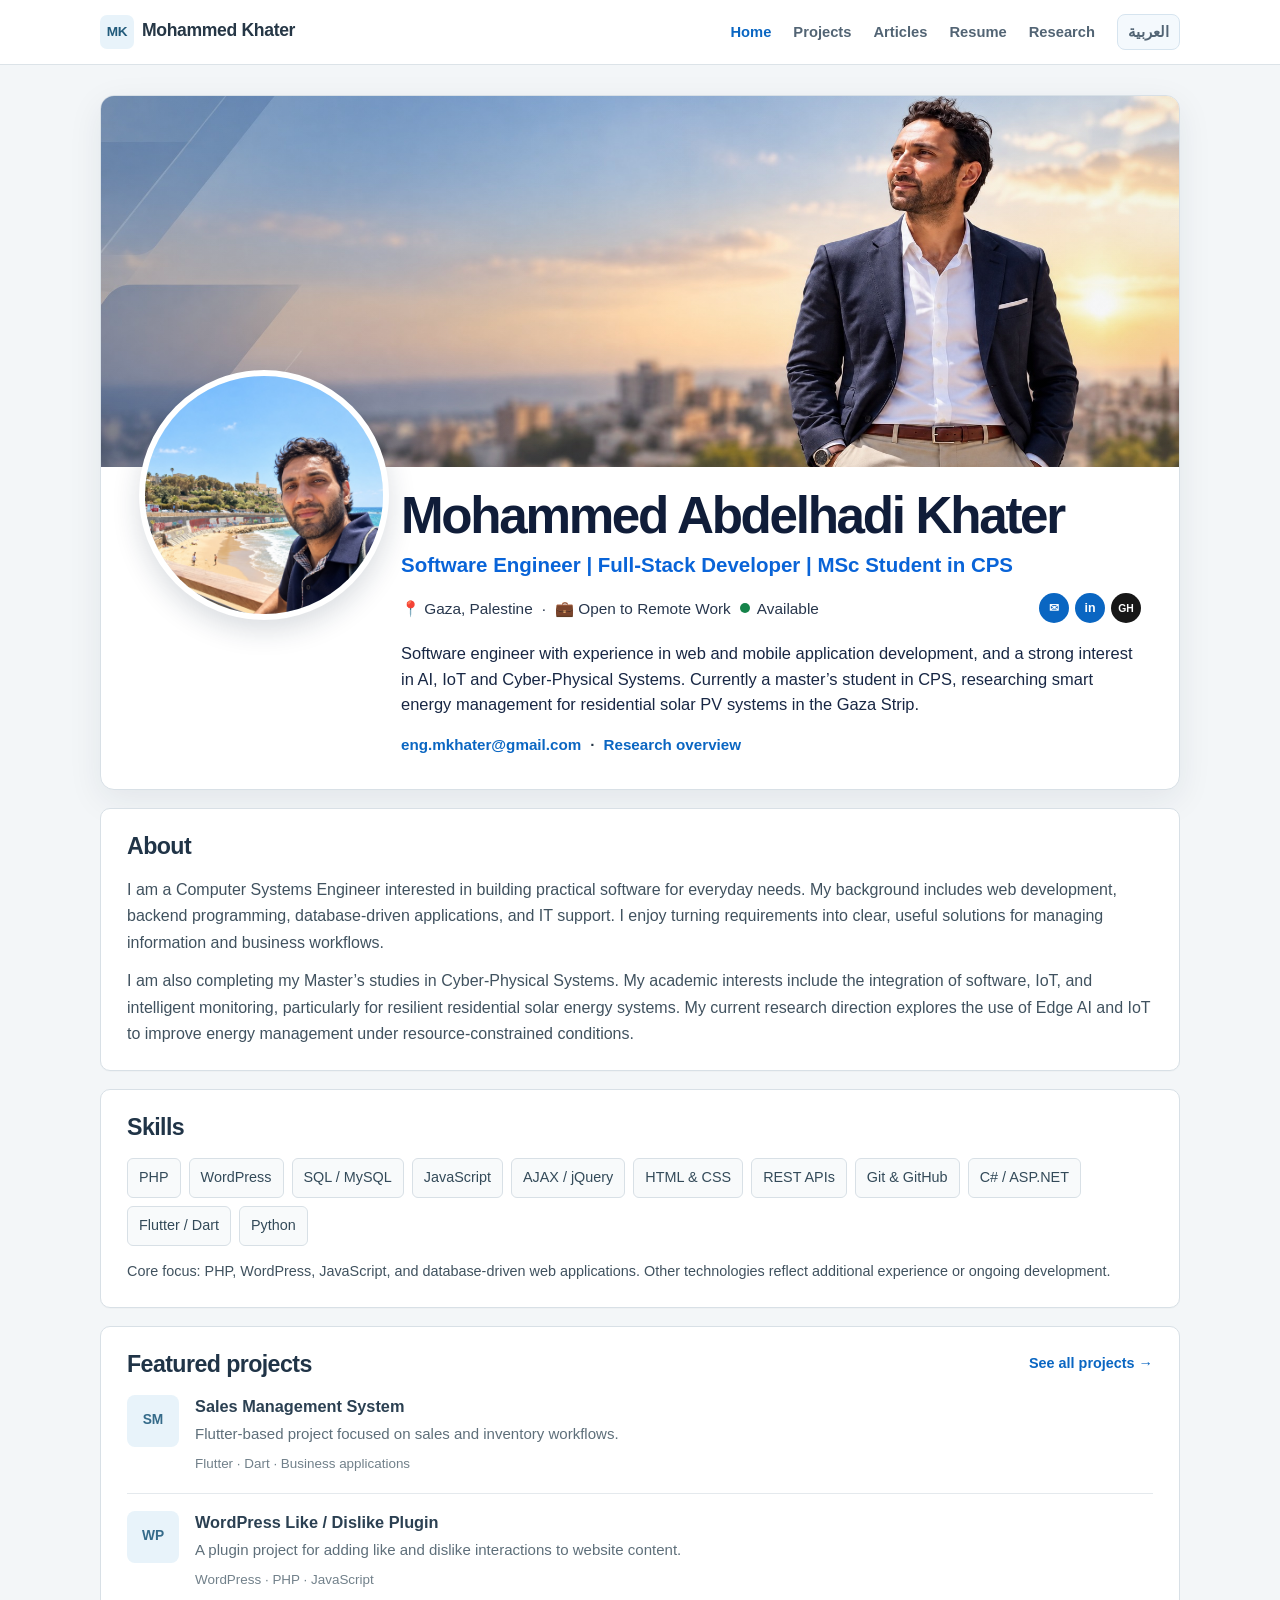
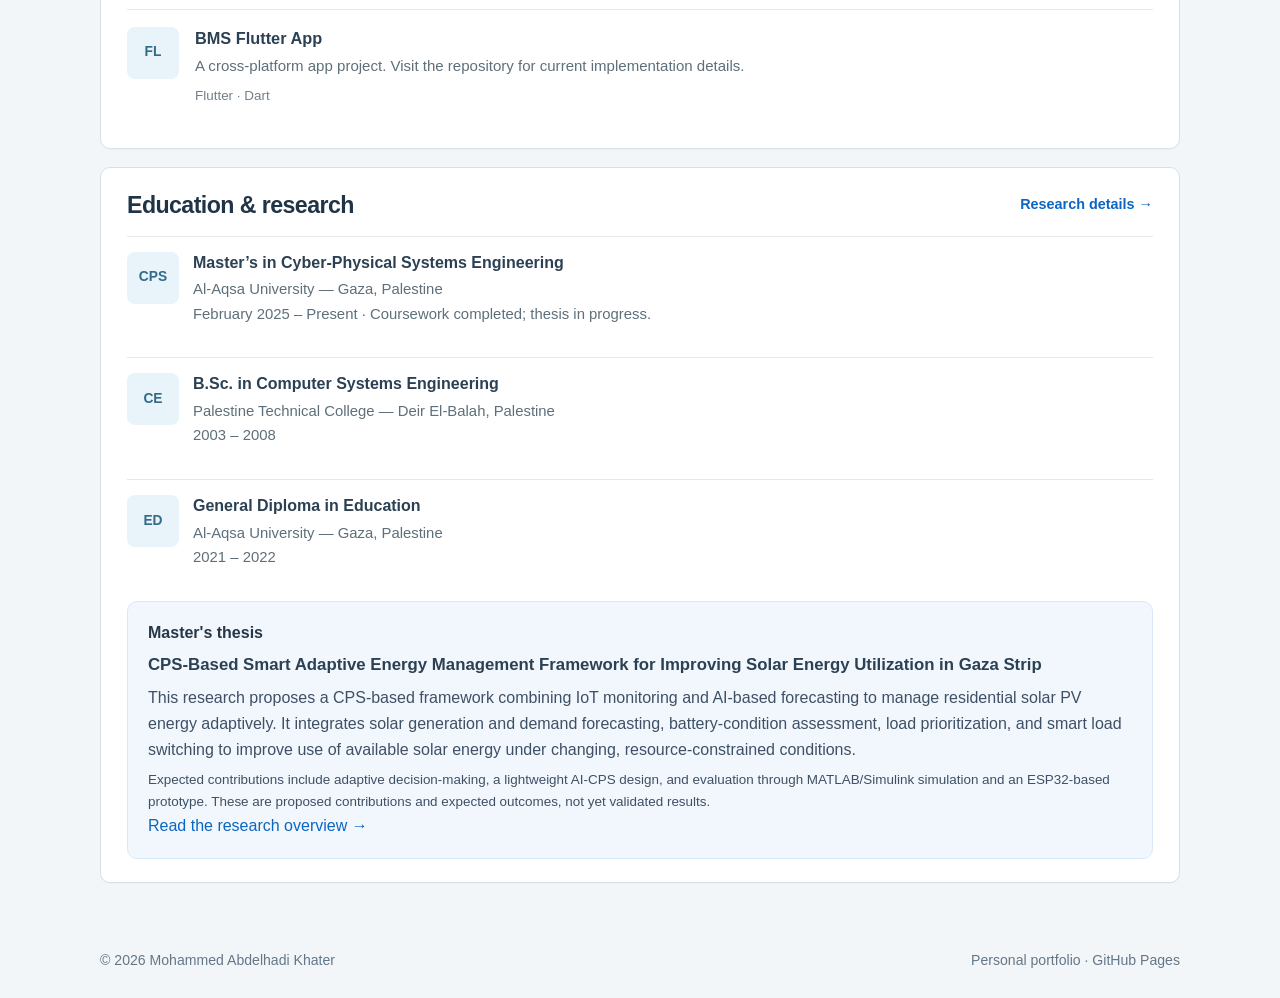
<file: index.html>
<!doctype html>
<html lang="en">
<head>
  
<meta name="google-site-verification" content="BjwXb97oBnz3H0t9JFVJB-kSe174lg1Z_mQmykrvWAI" />
  
<meta charset="utf-8">
<meta name="viewport" content="width=device-width, initial-scale=1">
<meta name="description" content="Mohammed Abdelhadi Khater — Computer Systems Engineer and software developer with interests in Cyber-Physical Systems, IoT, and Edge AI.">
<meta name="author" content="Mohammed Abdelhadi Khater">
<meta name="theme-color" content="#f3f6f8">
<title>Mohammed Abdelhadi Khater | Software & CPS</title>
<link rel="stylesheet" href="style.css">

<script type="application/ld+json">
{
  "@context": "https://schema.org",
  "@type": "Person",
  "@id": "https://makhater.github.io/#person",
  "name": "Mohammed Abdelhadi Khater",
  "alternateName": ["Mohammed Khater", "Mohamed Abdelhadi Khater", "محمد خاطر", "محمد عبد الهادي خاطر"],
  "url": "https://makhater.github.io/",
  "image": "https://makhater.github.io/assets/MohammedKhater_profile-photo.jpg",
  "jobTitle": "Software Engineer and Web Developer",
  "sameAs": [
    "https://github.com/makhater",
    "https://linkedin.com/in/makhater/",
    "https://mohammedkhater.hashnode.dev"
  ]
}
</script>
</head>
<body class="profile-home">
<header class="site-header"><div class="wrap nav">
<a class="brand" href="index.html"><span class="brand-mark">MK</span>Mohammed Khater</a>
<nav class="nav-links" aria-label="Main navigation"><a class="active" href="index.html">Home</a><a href="projects.html">Projects</a><a href="articles.html">Articles</a><a href="resume.html">Resume</a><a href="research.html">Research</a><a class="language-switch" href="index-ar.html" onclick="localStorage.setItem(\'site-language\',\'ar\')">العربية</a></nav>
</div></header>
<main class="profile-layout wrap">
<div class="profile-main">
<section class="profile-card identity-card">
<div class="cover-photo" role="img" aria-label="Professional panoramic profile banner"></div>
<div class="identity-content">
<img class="profile-photo" src="assets/MohammedKhater_profile-photo.jpg" alt="Mohammed Khater profile photo">
<div class="profile-title-row"><div class="profile-title-text">
<h1>Mohammed Abdelhadi Khater</h1>
<p class="profile-headline">Software Engineer | Full-Stack Developer | MSc Student in CPS</p>
</div></div>
<p class="profile-location">📍 Gaza, Palestine <span>·</span> 💼 Open to Remote Work <span class="availability"><i></i> Available</span> <span class="identity-actions inline-social-actions"><a class="social-link email-social" href="mailto:eng.mkhater@gmail.com" aria-label="Email" title="Email">✉</a><a class="social-link" href="https://linkedin.com/in/makhater/" target="_blank" rel="noopener noreferrer" aria-label="LinkedIn">in</a><a class="social-link github-social" href="https://github.com/makhater" target="_blank" rel="noopener noreferrer" aria-label="GitHub">GH</a></span></p>
<p class="identity-summary">Software engineer with experience in web and mobile application development, and a strong interest in AI, IoT and Cyber-Physical Systems. Currently a master’s student in CPS, researching smart energy management for residential solar PV systems in the Gaza Strip.</p>
<div class="profile-links"><a href="mailto:eng.mkhater@gmail.com">eng.mkhater@gmail.com</a><span>·</span><a href="research.html">Research overview</a></div>
</div>
</section>
<section class="profile-card content-card" id="about"><div class="card-title"><h2>About</h2></div><p>I am a Computer Systems Engineer interested in building practical software for everyday needs. My background includes web development, backend programming, database-driven applications, and IT support. I enjoy turning requirements into clear, useful solutions for managing information and business workflows.</p><p>I am also completing my Master’s studies in Cyber-Physical Systems. My academic interests include the integration of software, IoT, and intelligent monitoring, particularly for resilient residential solar energy systems. My current research direction explores the use of Edge AI and IoT to improve energy management under resource-constrained conditions.</p></section>
<section class="profile-card content-card" id="skills"><div class="card-title"><h2>Skills</h2></div><div class="profile-skills"><span>PHP</span><span>WordPress</span><span>SQL / MySQL</span><span>JavaScript</span><span>AJAX / jQuery</span><span>HTML & CSS</span><span>REST APIs</span><span>Git & GitHub</span><span>C# / ASP.NET</span><span>Flutter / Dart</span><span>Python</span></div><p class="small">Core focus: PHP, WordPress, JavaScript, and database-driven web applications. Other technologies reflect additional experience or ongoing development.</p></section>
<section class="profile-card content-card"><div class="card-title"><h2>Featured projects</h2><a href="projects.html">See all projects →</a></div>
<a class="project-row" href="https://github.com/makhater/sales_management_system" target="_blank" rel="noopener noreferrer"><div class="project-icon">SM</div><div><h3>Sales Management System</h3><p>Flutter-based project focused on sales and inventory workflows.</p><span class="project-meta">Flutter · Dart · Business applications</span></div></a>
<a class="project-row" href="https://github.com/makhater/post-liking-plugin-wp" target="_blank" rel="noopener noreferrer"><div class="project-icon">WP</div><div><h3>WordPress Like / Dislike Plugin</h3><p>A plugin project for adding like and dislike interactions to website content.</p><span class="project-meta">WordPress · PHP · JavaScript</span></div></a>
<a class="project-row" href="https://github.com/makhater/BMS_Flutter_app" target="_blank" rel="noopener noreferrer"><div class="project-icon">FL</div><div><h3>BMS Flutter App</h3><p>A cross-platform app project. Visit the repository for current implementation details.</p><span class="project-meta">Flutter · Dart</span></div></a>
</section>
<section class="profile-card content-card" id="education"><div class="card-title"><h2>Education & research</h2><a href="research.html">Research details →</a></div><div class="education-row"><div class="education-icon">CPS</div><div><h3>Master’s in Cyber-Physical Systems Engineering</h3><p>Al-Aqsa University — Gaza, Palestine</p><p class="project-meta">February 2025 – Present · Coursework completed; thesis in progress.</p></div></div><div class="education-row"><div class="education-icon">CE</div><div><h3>B.Sc. in Computer Systems Engineering</h3><p>Palestine Technical College — Deir El-Balah, Palestine</p><p class="project-meta">2003 – 2008</p></div></div><div class="education-row"><div class="education-icon">ED</div><div><h3>General Diploma in Education</h3><p>Al-Aqsa University — Gaza, Palestine</p><p class="project-meta">2021 – 2022</p></div></div><div class="research-note"><strong>Master's thesis</strong><h3>CPS-Based Smart Adaptive Energy Management Framework for Improving Solar Energy Utilization in Gaza Strip</h3><p>This research proposes a CPS-based framework combining IoT monitoring and AI-based forecasting to manage residential solar PV energy adaptively. It integrates solar generation and demand forecasting, battery-condition assessment, load prioritization, and smart load switching to improve use of available solar energy under changing, resource-constrained conditions.</p><p class="project-meta">Expected contributions include adaptive decision-making, a lightweight AI-CPS design, and evaluation through MATLAB/Simulink simulation and an ESP32-based prototype. These are proposed contributions and expected outcomes, not yet validated results.</p><a href="research.html">Read the research overview →</a></div></section>
</div>
<aside class="profile-aside">
<section class="profile-card side-card"><h2>Contact</h2><p class="side-label">Email</p><a href="mailto:eng.mkhater@gmail.com">eng.mkhater@gmail.com</a><p class="side-label">Profiles</p><p><a href="https://github.com/makhater" target="_blank" rel="noopener noreferrer">GitHub ↗</a></p><p><a href="https://linkedin.com/in/makhater/" target="_blank" rel="noopener noreferrer">LinkedIn ↗</a></p></section>
<section class="profile-card side-card"><h2>Explore</h2><p><a href="projects.html">Projects and repositories →</a></p><p><a href="resume.html">Resume overview →</a></p><p><a href="research.html">Research interests →</a></p></section>
<section class="profile-card side-card"><h2>CV</h2><p>Download my English CV as a PDF.</p><a class="btn primary" href="https://github.com/makhater/cv/raw/main/Mohammed_Khater_CV.pdf" target="_blank" rel="noopener noreferrer">Download CV ↓</a><p><a href="resume.html">View resume details →</a></p></section>
</aside>
</main>
<footer class="footer"><div class="wrap footer-inner"><span>© <span id="year">2026</span> Mohammed Abdelhadi Khater</span><span>Personal portfolio · GitHub Pages</span></div></footer>
<script>document.getElementById('year').textContent=new Date().getFullYear();(function(){var choice=localStorage.getItem('site-language');var lang=(navigator.language||'en').toLowerCase();if(!choice&&lang.startsWith('ar'))location.replace('index-ar.html');})();</script>
</body></html>
</file>
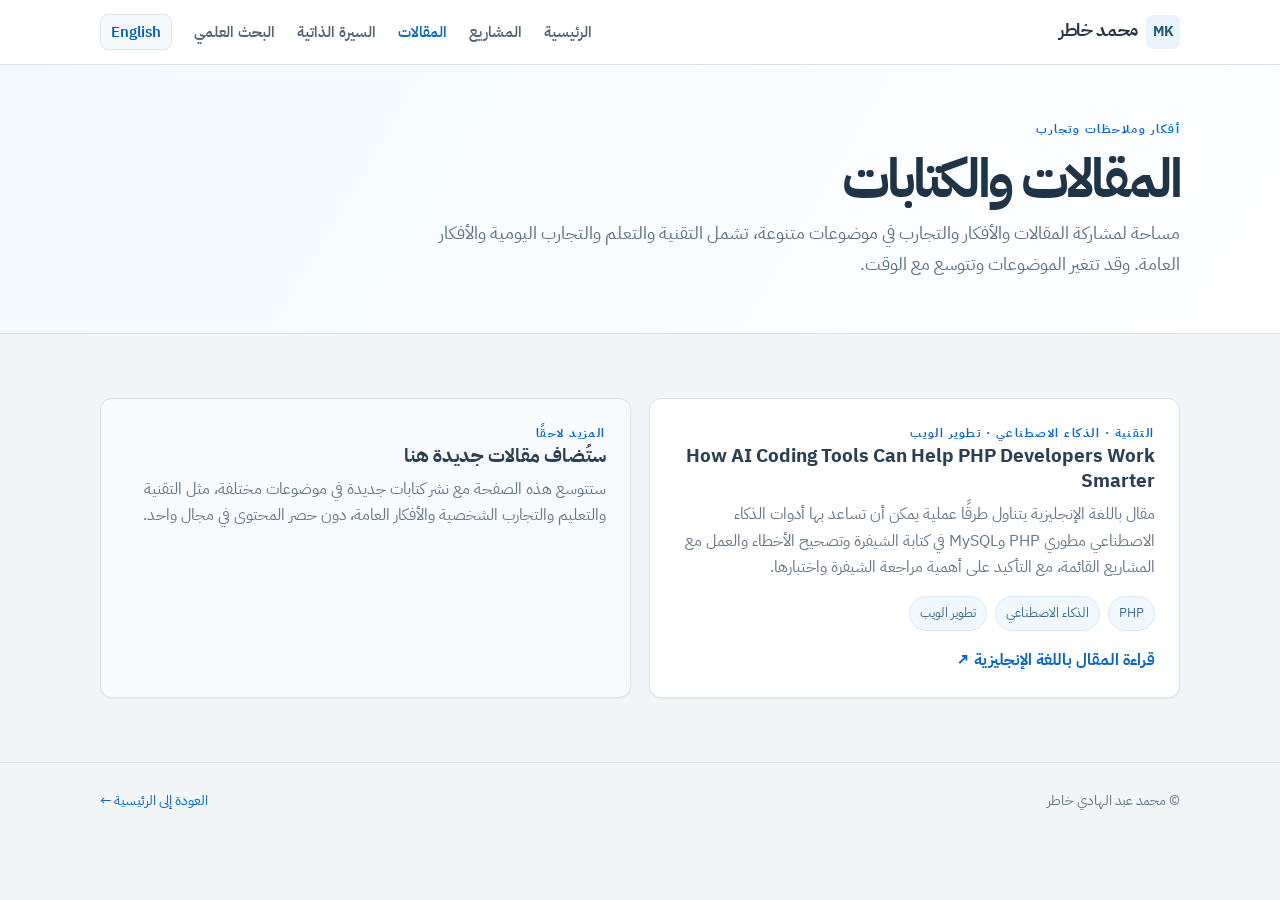
<file: articles-ar.html>
<!doctype html>
<html lang="ar" dir="rtl">
<head>
<meta charset="utf-8">
<meta name="viewport" content="width=device-width, initial-scale=1">
<meta name="description" content="مقالات وكتابات محمد عبد الهادي خاطر حول التقنية والتعلم والأفكار والتجارب اليومية.">
<meta name="author" content="Mohammed Abdelhadi Khater">
<meta name="theme-color" content="#f3f6f8">
<title>المقالات والكتابات | محمد خاطر</title>
<link rel="preconnect" href="https://fonts.googleapis.com">
<link rel="preconnect" href="https://fonts.gstatic.com" crossorigin>
<link href="https://fonts.googleapis.com/css2?family=IBM+Plex+Sans+Arabic:wght@400;500;600;700&display=swap" rel="stylesheet">
<link rel="stylesheet" href="style.css">
</head>
<body class="arabic-page" dir="rtl">
<header class="site-header"><div class="wrap nav">
<a class="brand" href="index-ar.html"><span class="brand-mark">MK</span>محمد خاطر</a>
<nav class="nav-links" aria-label="التنقل الرئيسي"><a href="index-ar.html">الرئيسية</a><a href="projects-ar.html">المشاريع</a><a class="active" href="articles-ar.html">المقالات</a><a href="resume-ar.html">السيرة الذاتية</a><a href="research-ar.html">البحث العلمي</a><a class="language-switch" href="articles.html" onclick="localStorage.setItem('site-language','en')">English</a></nav>
</div></header>
<main>
<section class="page-hero"><div class="wrap"><div class="kicker">أفكار وملاحظات وتجارب</div><h1>المقالات والكتابات</h1><p class="lead">مساحة لمشاركة المقالات والأفكار والتجارب في موضوعات متنوعة، تشمل التقنية والتعلم والتجارب اليومية والأفكار العامة. وقد تتغير الموضوعات وتتوسع مع الوقت.</p></div></section>
<section class="section"><div class="wrap grid">
<article class="card">
<div class="kicker">التقنية · الذكاء الاصطناعي · تطوير الويب</div>
<h3 lang="en" dir="ltr">How AI Coding Tools Can Help PHP Developers Work Smarter</h3>
<p>مقال باللغة الإنجليزية يتناول طرقًا عملية يمكن أن تساعد بها أدوات الذكاء الاصطناعي مطوري PHP وMySQL في كتابة الشيفرة وتصحيح الأخطاء والعمل مع المشاريع القائمة، مع التأكيد على أهمية مراجعة الشيفرة واختبارها.</p>
<div class="tags"><span class="tag">PHP</span><span class="tag">الذكاء الاصطناعي</span><span class="tag">تطوير الويب</span></div>
<a class="card-link" href="https://mohammedkhater.hashnode.dev/how-ai-coding-tools-can-help-php-developers-work-smarter" target="_blank" rel="noopener noreferrer">قراءة المقال باللغة الإنجليزية ↗</a>
</article>
<article class="card soft">
<div class="kicker">المزيد لاحقًا</div>
<h3>ستُضاف مقالات جديدة هنا</h3>
<p>ستتوسع هذه الصفحة مع نشر كتابات جديدة في موضوعات مختلفة، مثل التقنية والتعليم والتجارب الشخصية والأفكار العامة، دون حصر المحتوى في مجال واحد.</p>
</article>
</div></section>
</main>
<footer class="footer"><div class="wrap footer-inner"><span>© محمد عبد الهادي خاطر</span><a href="index-ar.html">العودة إلى الرئيسية ←</a></div></footer>
</body></html>
</file>
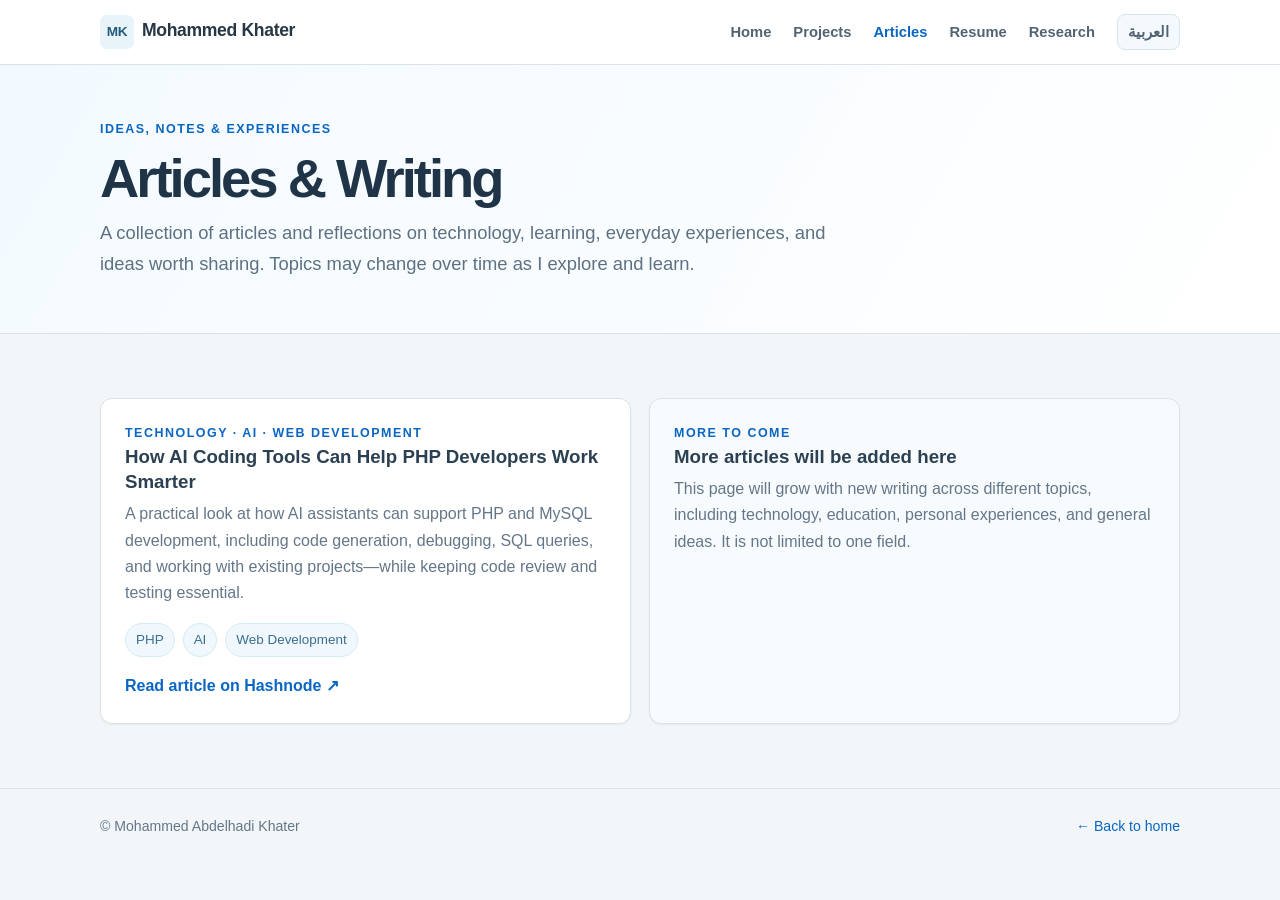
<file: articles.html>
<!doctype html>
<html lang="en">
<head>
<meta charset="utf-8">
<meta name="viewport" content="width=device-width, initial-scale=1">
<meta name="description" content="Articles and personal writing by Mohammed Abdelhadi Khater on technology, learning, ideas, and everyday experiences.">
<meta name="author" content="Mohammed Abdelhadi Khater">
<meta name="theme-color" content="#f3f6f8">
<title>Articles & Writing | Mohammed Khater</title>
<link rel="stylesheet" href="style.css">
</head>
<body>
<header class="site-header"><div class="wrap nav">
<a class="brand" href="index.html"><span class="brand-mark">MK</span>Mohammed Khater</a>
<nav class="nav-links" aria-label="Main navigation"><a href="index.html">Home</a><a href="projects.html">Projects</a><a class="active" href="articles.html">Articles</a><a href="resume.html">Resume</a><a href="research.html">Research</a><a class="language-switch" href="articles-ar.html" onclick="localStorage.setItem('site-language','ar')">العربية</a></nav>
</div></header>
<main>
<section class="page-hero"><div class="wrap"><div class="kicker">Ideas, notes & experiences</div><h1>Articles & Writing</h1><p class="lead">A collection of articles and reflections on technology, learning, everyday experiences, and ideas worth sharing. Topics may change over time as I explore and learn.</p></div></section>
<section class="section"><div class="wrap grid">
<article class="card">
<div class="kicker">Technology · AI · Web Development</div>
<h3>How AI Coding Tools Can Help PHP Developers Work Smarter</h3>
<p>A practical look at how AI assistants can support PHP and MySQL development, including code generation, debugging, SQL queries, and working with existing projects—while keeping code review and testing essential.</p>
<div class="tags"><span class="tag">PHP</span><span class="tag">AI</span><span class="tag">Web Development</span></div>
<a class="card-link" href="https://mohammedkhater.hashnode.dev/how-ai-coding-tools-can-help-php-developers-work-smarter" target="_blank" rel="noopener noreferrer">Read article on Hashnode ↗</a>
</article>
<article class="card soft">
<div class="kicker">More to come</div>
<h3>More articles will be added here</h3>
<p>This page will grow with new writing across different topics, including technology, education, personal experiences, and general ideas. It is not limited to one field.</p>
</article>
</div></section>
</main>
<footer class="footer"><div class="wrap footer-inner"><span>© Mohammed Abdelhadi Khater</span><a href="index.html">← Back to home</a></div></footer>
<script>(function(){var choice=localStorage.getItem('site-language');var lang=(navigator.language||'en').toLowerCase();if(!choice&&lang.startsWith('ar'))location.replace('articles-ar.html');})();</script>
</body></html>
</file>
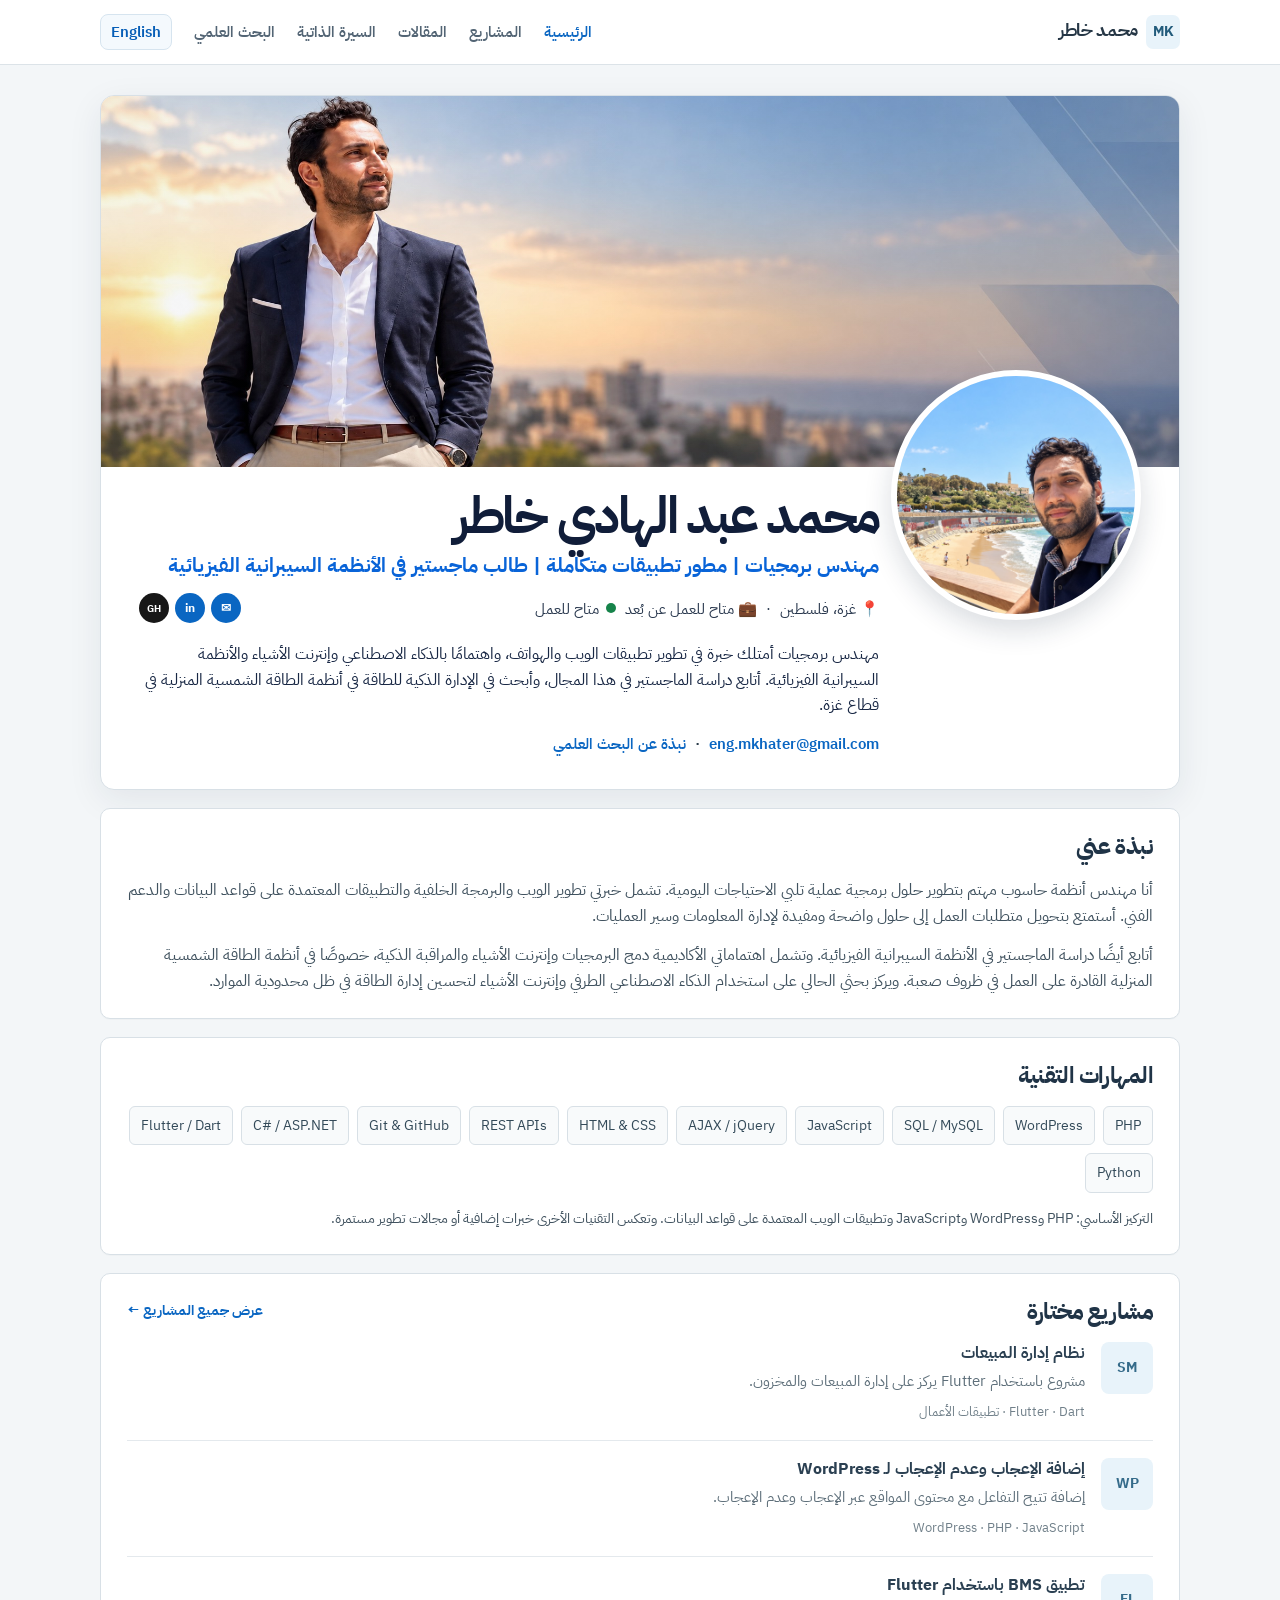
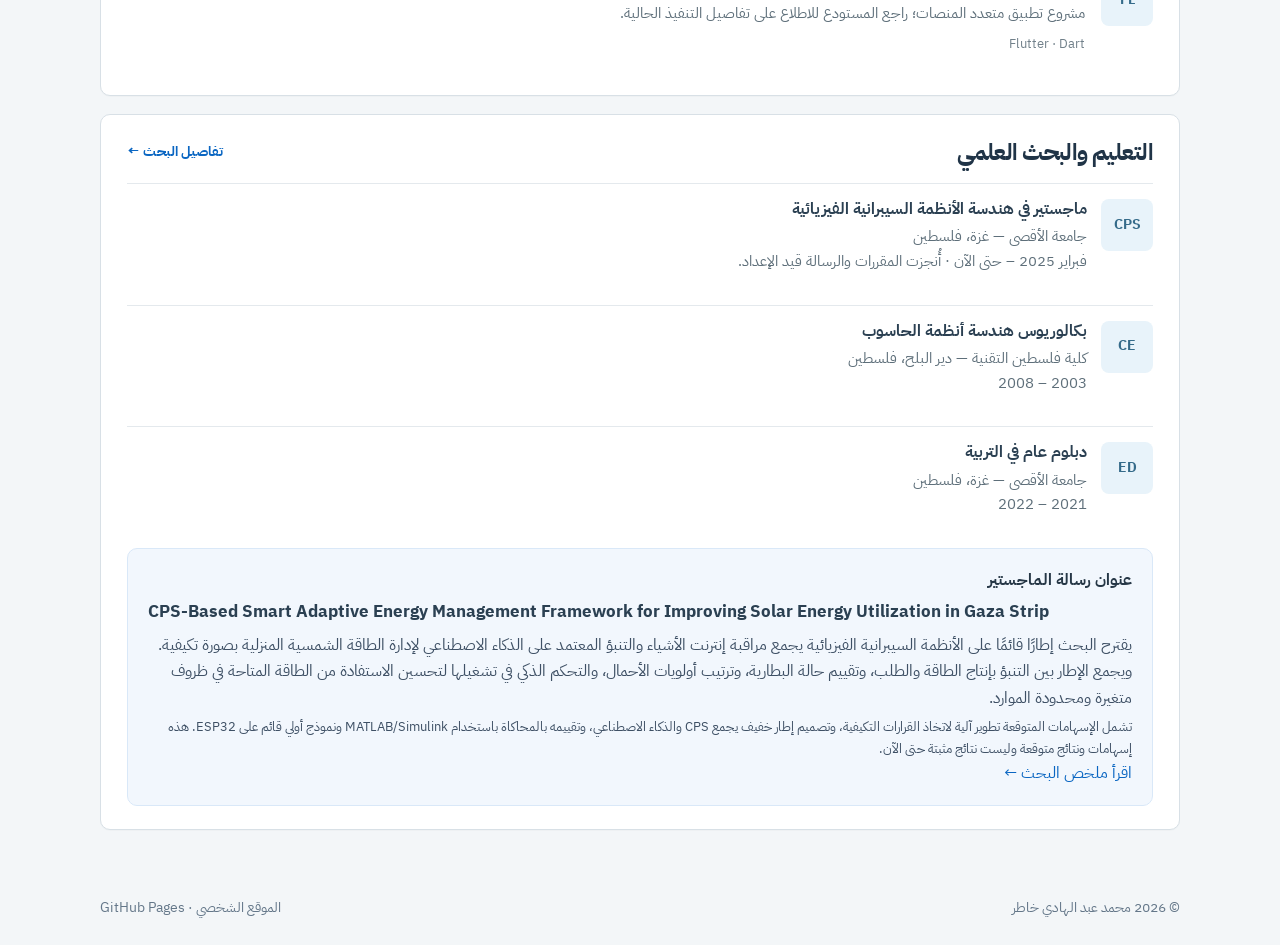
<file: index-ar.html>
<!doctype html>
<html lang="ar" dir="rtl">
<head>
<meta charset="utf-8">
<meta name="viewport" content="width=device-width, initial-scale=1">
<meta name="description" content="محمد عبد الهادي خاطر — مهندس أنظمة حاسوب ومطور برمجيات، مهتم بالأنظمة السيبرانية الفيزيائية وإنترنت الأشياء والذكاء الاصطناعي الطرفي.">
<meta name="author" content="Mohammed Abdelhadi Khater">
<meta name="theme-color" content="#f3f6f8">
<title>محمد عبد الهادي خاطر | البرمجيات والأنظمة السيبرانية الفيزيائية</title>
<link rel="preconnect" href="https://fonts.googleapis.com">
<link rel="preconnect" href="https://fonts.gstatic.com" crossorigin>
<link href="https://fonts.googleapis.com/css2?family=IBM+Plex+Sans+Arabic:wght@400;500;600;700&display=swap" rel="stylesheet">
<link rel="stylesheet" href="style.css">

<script type="application/ld+json">
{
  "@context": "https://schema.org",
  "@type": "Person",
  "@id": "https://makhater.github.io/#person",
  "name": "محمد عبد الهادي خاطر",
  "alternateName": ["Mohammed Abdelhadi Khater", "Mohammed Khater", "محمد خاطر"],
  "url": "https://makhater.github.io/index-ar.html",
  "image": "https://makhater.github.io/assets/MohammedKhater_profile-photo.jpg",
  "jobTitle": "مهندس برمجيات ومطور ويب",
  "sameAs": [
    "https://github.com/makhater",
    "https://linkedin.com/in/makhater/",
    "https://mohammedkhater.hashnode.dev"
  ]
}
</script>
</head>
<body class="profile-home arabic-home" dir="rtl">
<header class="site-header"><div class="wrap nav">
<a class="brand" href="index-ar.html"><span class="brand-mark">MK</span>محمد خاطر</a>
<nav class="nav-links" aria-label="التنقل الرئيسي"><a class="active" href="index-ar.html">الرئيسية</a><a href="projects-ar.html">المشاريع</a><a href="articles-ar.html">المقالات</a><a href="resume-ar.html">السيرة الذاتية</a><a href="research-ar.html">البحث العلمي</a><a class="language-switch" href="index.html" onclick="localStorage.setItem('site-language','en')">English</a></nav>
</div></header>
<main class="profile-layout wrap">
<div class="profile-main">
<section class="profile-card identity-card">
<div class="cover-photo" role="img" aria-label="صورة الغلاف المهنية"></div>
<div class="identity-content">
<img class="profile-photo" src="assets/MohammedKhater_profile-photo.jpg" alt="الصورة الشخصية لمحمد خاطر">
<div class="profile-title-row"><div class="profile-title-text">
<h1>محمد عبد الهادي خاطر</h1>
<p class="profile-headline">مهندس برمجيات | مطور تطبيقات متكاملة | طالب ماجستير في الأنظمة السيبرانية الفيزيائية</p>
</div></div>
<p class="profile-location">📍 غزة، فلسطين <span>·</span> 💼 متاح للعمل عن بُعد <span class="availability"><i></i> متاح للعمل</span> <span class="identity-actions inline-social-actions"><a class="social-link email-social" href="mailto:eng.mkhater@gmail.com" aria-label="Email" title="Email">✉</a><a class="social-link" href="https://linkedin.com/in/makhater/" target="_blank" rel="noopener noreferrer" aria-label="LinkedIn">in</a><a class="social-link github-social" href="https://github.com/makhater" target="_blank" rel="noopener noreferrer" aria-label="GitHub">GH</a></span></p>
<p class="identity-summary">مهندس برمجيات أمتلك خبرة في تطوير تطبيقات الويب والهواتف، واهتمامًا بالذكاء الاصطناعي وإنترنت الأشياء والأنظمة السيبرانية الفيزيائية. أتابع دراسة الماجستير في هذا المجال، وأبحث في الإدارة الذكية للطاقة في أنظمة الطاقة الشمسية المنزلية في قطاع غزة.</p>
<div class="profile-links"><a href="mailto:eng.mkhater@gmail.com">eng.mkhater@gmail.com</a><span>·</span><a href="research-ar.html">نبذة عن البحث العلمي</a></div>
</div></section>
<section class="profile-card content-card" id="about"><div class="card-title"><h2>نبذة عني</h2></div><p>أنا مهندس أنظمة حاسوب مهتم بتطوير حلول برمجية عملية تلبي الاحتياجات اليومية. تشمل خبرتي تطوير الويب والبرمجة الخلفية والتطبيقات المعتمدة على قواعد البيانات والدعم الفني. أستمتع بتحويل متطلبات العمل إلى حلول واضحة ومفيدة لإدارة المعلومات وسير العمليات.</p><p>أتابع أيضًا دراسة الماجستير في الأنظمة السيبرانية الفيزيائية. وتشمل اهتماماتي الأكاديمية دمج البرمجيات وإنترنت الأشياء والمراقبة الذكية، خصوصًا في أنظمة الطاقة الشمسية المنزلية القادرة على العمل في ظروف صعبة. ويركز بحثي الحالي على استخدام الذكاء الاصطناعي الطرفي وإنترنت الأشياء لتحسين إدارة الطاقة في ظل محدودية الموارد.</p></section>
<section class="profile-card content-card" id="skills"><div class="card-title"><h2>المهارات التقنية</h2></div><div class="profile-skills"><span>PHP</span><span>WordPress</span><span>SQL / MySQL</span><span>JavaScript</span><span>AJAX / jQuery</span><span>HTML & CSS</span><span>REST APIs</span><span>Git & GitHub</span><span>C# / ASP.NET</span><span>Flutter / Dart</span><span>Python</span></div><p class="small">التركيز الأساسي: PHP وWordPress وJavaScript وتطبيقات الويب المعتمدة على قواعد البيانات. وتعكس التقنيات الأخرى خبرات إضافية أو مجالات تطوير مستمرة.</p></section>
<section class="profile-card content-card"><div class="card-title"><h2>مشاريع مختارة</h2><a href="projects-ar.html">عرض جميع المشاريع ←</a></div>
<a class="project-row" href="https://github.com/makhater/sales_management_system" target="_blank" rel="noopener noreferrer"><div class="project-icon">SM</div><div><h3>نظام إدارة المبيعات</h3><p>مشروع باستخدام Flutter يركز على إدارة المبيعات والمخزون.</p><span class="project-meta">Flutter · Dart · تطبيقات الأعمال</span></div></a>
<a class="project-row" href="https://github.com/makhater/post-liking-plugin-wp" target="_blank" rel="noopener noreferrer"><div class="project-icon">WP</div><div><h3>إضافة الإعجاب وعدم الإعجاب لـ WordPress</h3><p>إضافة تتيح التفاعل مع محتوى المواقع عبر الإعجاب وعدم الإعجاب.</p><span class="project-meta">WordPress · PHP · JavaScript</span></div></a>
<a class="project-row" href="https://github.com/makhater/BMS_Flutter_app" target="_blank" rel="noopener noreferrer"><div class="project-icon">FL</div><div><h3>تطبيق BMS باستخدام Flutter</h3><p>مشروع تطبيق متعدد المنصات؛ راجع المستودع للاطلاع على تفاصيل التنفيذ الحالية.</p><span class="project-meta">Flutter · Dart</span></div></a>
</section>
<section class="profile-card content-card" id="education"><div class="card-title"><h2>التعليم والبحث العلمي</h2><a href="research-ar.html">تفاصيل البحث ←</a></div>
<div class="education-row"><div class="education-icon">CPS</div><div><h3>ماجستير في هندسة الأنظمة السيبرانية الفيزيائية</h3><p>جامعة الأقصى — غزة، فلسطين</p><p class="project-meta">فبراير 2025 – حتى الآن · أُنجزت المقررات والرسالة قيد الإعداد.</p></div></div>
<div class="education-row"><div class="education-icon">CE</div><div><h3>بكالوريوس هندسة أنظمة الحاسوب</h3><p>كلية فلسطين التقنية — دير البلح، فلسطين</p><p class="project-meta">2003 – 2008</p></div></div>
<div class="education-row"><div class="education-icon">ED</div><div><h3>دبلوم عام في التربية</h3><p>جامعة الأقصى — غزة، فلسطين</p><p class="project-meta">2021 – 2022</p></div></div>
<div class="research-note"><strong>عنوان رسالة الماجستير</strong><h3 lang="en" dir="ltr">CPS-Based Smart Adaptive Energy Management Framework for Improving Solar Energy Utilization in Gaza Strip</h3><p>يقترح البحث إطارًا قائمًا على الأنظمة السيبرانية الفيزيائية يجمع مراقبة إنترنت الأشياء والتنبؤ المعتمد على الذكاء الاصطناعي لإدارة الطاقة الشمسية المنزلية بصورة تكيفية. ويجمع الإطار بين التنبؤ بإنتاج الطاقة والطلب، وتقييم حالة البطارية، وترتيب أولويات الأحمال، والتحكم الذكي في تشغيلها لتحسين الاستفادة من الطاقة المتاحة في ظروف متغيرة ومحدودة الموارد.</p><p class="project-meta">تشمل الإسهامات المتوقعة تطوير آلية لاتخاذ القرارات التكيفية، وتصميم إطار خفيف يجمع CPS والذكاء الاصطناعي، وتقييمه بالمحاكاة باستخدام MATLAB/Simulink ونموذج أولي قائم على ESP32. هذه إسهامات ونتائج متوقعة وليست نتائج مثبتة حتى الآن.</p><a href="research-ar.html">اقرأ ملخص البحث ←</a></div></section>
</div></main>
<footer class="footer"><div class="wrap footer-inner"><span>© <span id="year">2026</span> محمد عبد الهادي خاطر</span><span>الموقع الشخصي · GitHub Pages</span></div></footer>
<script>document.getElementById('year').textContent=new Date().getFullYear();</script>
</body></html>
</file>
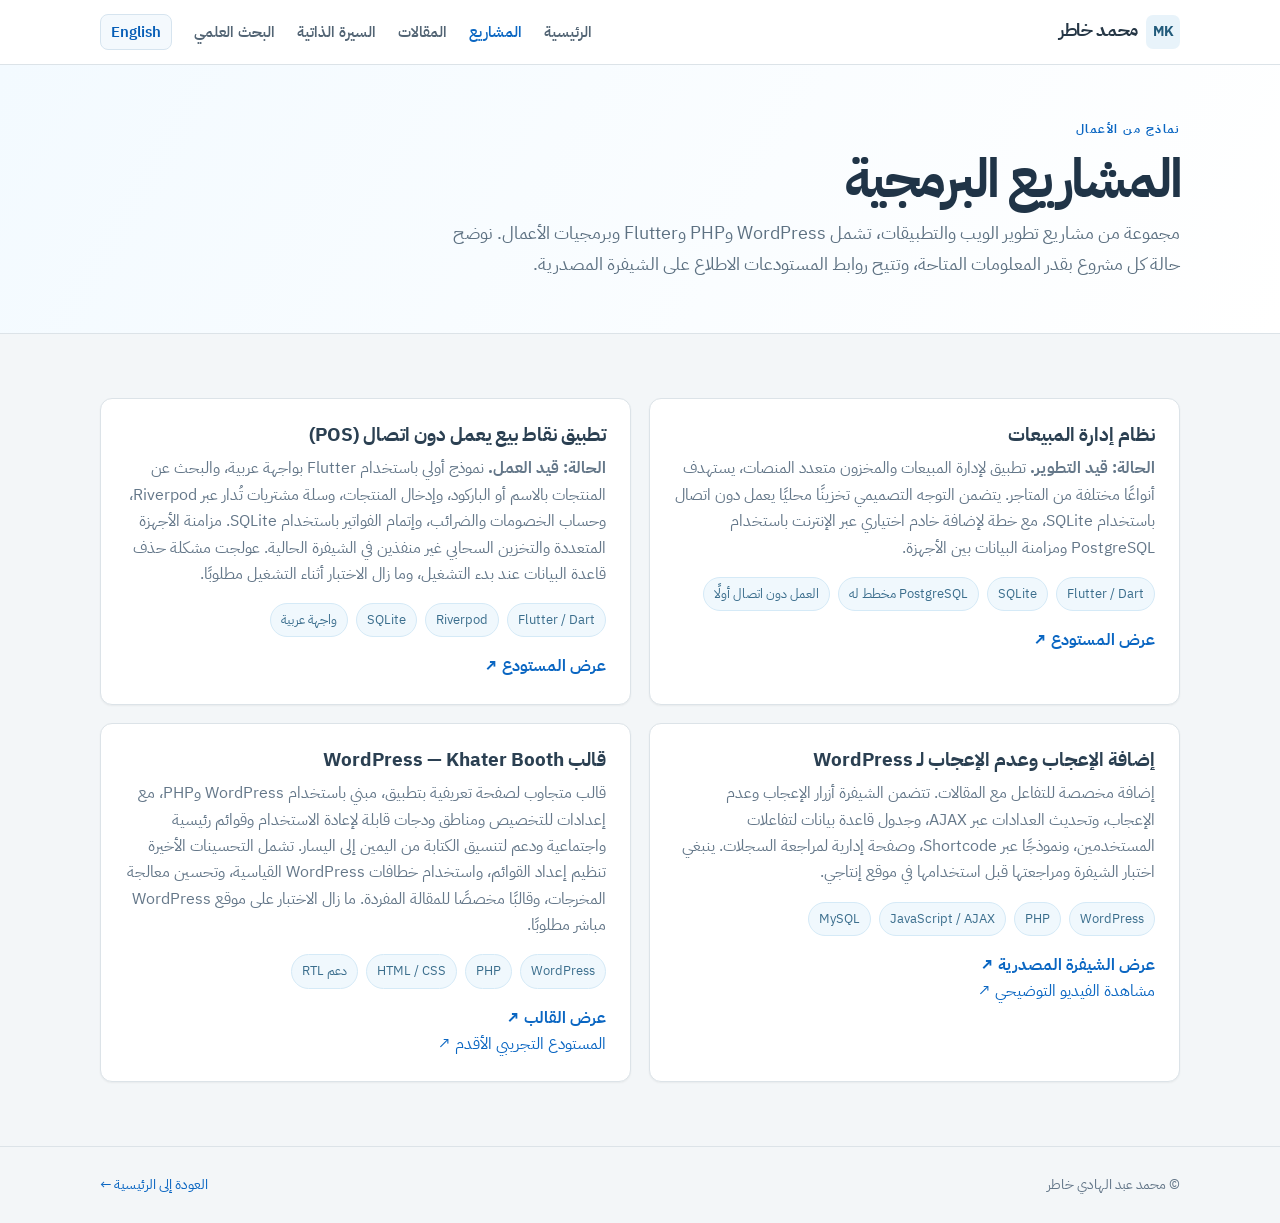
<file: projects-ar.html>
<!doctype html>
<html lang="ar" dir="rtl"><head><meta charset="utf-8"><meta name="viewport" content="width=device-width, initial-scale=1"><meta name="description" content="المشاريع البرمجية لمحمد عبد الهادي خاطر."><title>المشاريع | محمد خاطر</title><link rel="preconnect" href="https://fonts.googleapis.com">
<link rel="preconnect" href="https://fonts.gstatic.com" crossorigin>
<link href="https://fonts.googleapis.com/css2?family=IBM+Plex+Sans+Arabic:wght@400;500;600;700&display=swap" rel="stylesheet">
<link rel="stylesheet" href="style.css"></head>
<body class="arabic-page" dir="rtl">
<header class="site-header"><div class="wrap nav"><a class="brand" href="index-ar.html"><span class="brand-mark">MK</span>محمد خاطر</a><nav class="nav-links" aria-label="التنقل الرئيسي"><a href="index-ar.html">الرئيسية</a><a class="active" href="projects-ar.html">المشاريع</a><a href="articles-ar.html">المقالات</a><a href="resume-ar.html">السيرة الذاتية</a><a href="research-ar.html">البحث العلمي</a><a class="language-switch" href="projects.html" onclick="localStorage.setItem('site-language','en')">English</a></nav></div></header>
<main><section class="page-hero"><div class="wrap"><div class="kicker">نماذج من الأعمال</div><h1>المشاريع البرمجية</h1><p class="lead">مجموعة من مشاريع تطوير الويب والتطبيقات، تشمل WordPress وPHP وFlutter وبرمجيات الأعمال. نوضح حالة كل مشروع بقدر المعلومات المتاحة، وتتيح روابط المستودعات الاطلاع على الشيفرة المصدرية.</p></div></section>
<section class="section"><div class="wrap grid">
<article class="card"><h3>نظام إدارة المبيعات</h3><p><strong>الحالة: قيد التطوير.</strong> تطبيق لإدارة المبيعات والمخزون متعدد المنصات، يستهدف أنواعًا مختلفة من المتاجر. يتضمن التوجه التصميمي تخزينًا محليًا يعمل دون اتصال باستخدام SQLite، مع خطة لإضافة خادم اختياري عبر الإنترنت باستخدام PostgreSQL ومزامنة البيانات بين الأجهزة.</p><div class="tags"><span class="tag">Flutter / Dart</span><span class="tag">SQLite</span><span class="tag">PostgreSQL مخطط له</span><span class="tag">العمل دون اتصال أولًا</span></div><a class="card-link" href="https://github.com/makhater/sales_management_system" target="_blank" rel="noopener noreferrer">عرض المستودع ↗</a></article>
<article class="card"><h3>تطبيق نقاط بيع يعمل دون اتصال (POS)</h3><p><strong>الحالة: قيد العمل.</strong> نموذج أولي باستخدام Flutter بواجهة عربية، والبحث عن المنتجات بالاسم أو الباركود، وإدخال المنتجات، وسلة مشتريات تُدار عبر Riverpod، وحساب الخصومات والضرائب، وإتمام الفواتير باستخدام SQLite. مزامنة الأجهزة المتعددة والتخزين السحابي غير منفذين في الشيفرة الحالية. عولجت مشكلة حذف قاعدة البيانات عند بدء التشغيل، وما زال الاختبار أثناء التشغيل مطلوبًا.</p><div class="tags"><span class="tag">Flutter / Dart</span><span class="tag">Riverpod</span><span class="tag">SQLite</span><span class="tag">واجهة عربية</span></div><a class="card-link" href="https://github.com/makhater/BMS_Flutter_app" target="_blank" rel="noopener noreferrer">عرض المستودع ↗</a></article>
<article class="card"><h3>إضافة الإعجاب وعدم الإعجاب لـ WordPress</h3><p>إضافة مخصصة للتفاعل مع المقالات. تتضمن الشيفرة أزرار الإعجاب وعدم الإعجاب، وتحديث العدادات عبر AJAX، وجدول قاعدة بيانات لتفاعلات المستخدمين، ونموذجًا عبر Shortcode، وصفحة إدارية لمراجعة السجلات. ينبغي اختبار الشيفرة ومراجعتها قبل استخدامها في موقع إنتاجي.</p><div class="tags"><span class="tag">WordPress</span><span class="tag">PHP</span><span class="tag">JavaScript / AJAX</span><span class="tag">MySQL</span></div><a class="card-link" href="https://github.com/makhater/post-liking-plugin-wp" target="_blank" rel="noopener noreferrer">عرض الشيفرة المصدرية ↗</a><p><a href="https://www.youtube.com/watch?v=3brxhRuudCA" target="_blank" rel="noopener noreferrer">مشاهدة الفيديو التوضيحي ↗</a></p></article>
<article class="card"><h3>قالب WordPress — Khater Booth</h3><p>قالب متجاوب لصفحة تعريفية بتطبيق، مبني باستخدام WordPress وPHP، مع إعدادات للتخصيص ومناطق ودجات قابلة لإعادة الاستخدام وقوائم رئيسية واجتماعية ودعم لتنسيق الكتابة من اليمين إلى اليسار. تشمل التحسينات الأخيرة تنظيم إعداد القوائم، واستخدام خطافات WordPress القياسية، وتحسين معالجة المخرجات، وقالبًا مخصصًا للمقالة المفردة. ما زال الاختبار على موقع WordPress مباشر مطلوبًا.</p><div class="tags"><span class="tag">WordPress</span><span class="tag">PHP</span><span class="tag">HTML / CSS</span><span class="tag">دعم RTL</span></div><a class="card-link" href="https://github.com/makhater/wordpress-theme" target="_blank" rel="noopener noreferrer">عرض القالب ↗</a><p><a href="https://github.com/makhater/wp-khater-theme" target="_blank" rel="noopener noreferrer">المستودع التجريبي الأقدم ↗</a></p></article>
</div></section></main><footer class="footer"><div class="wrap footer-inner"><span>© محمد عبد الهادي خاطر</span><a href="index-ar.html">العودة إلى الرئيسية ←</a></div></footer></body></html>
</file>
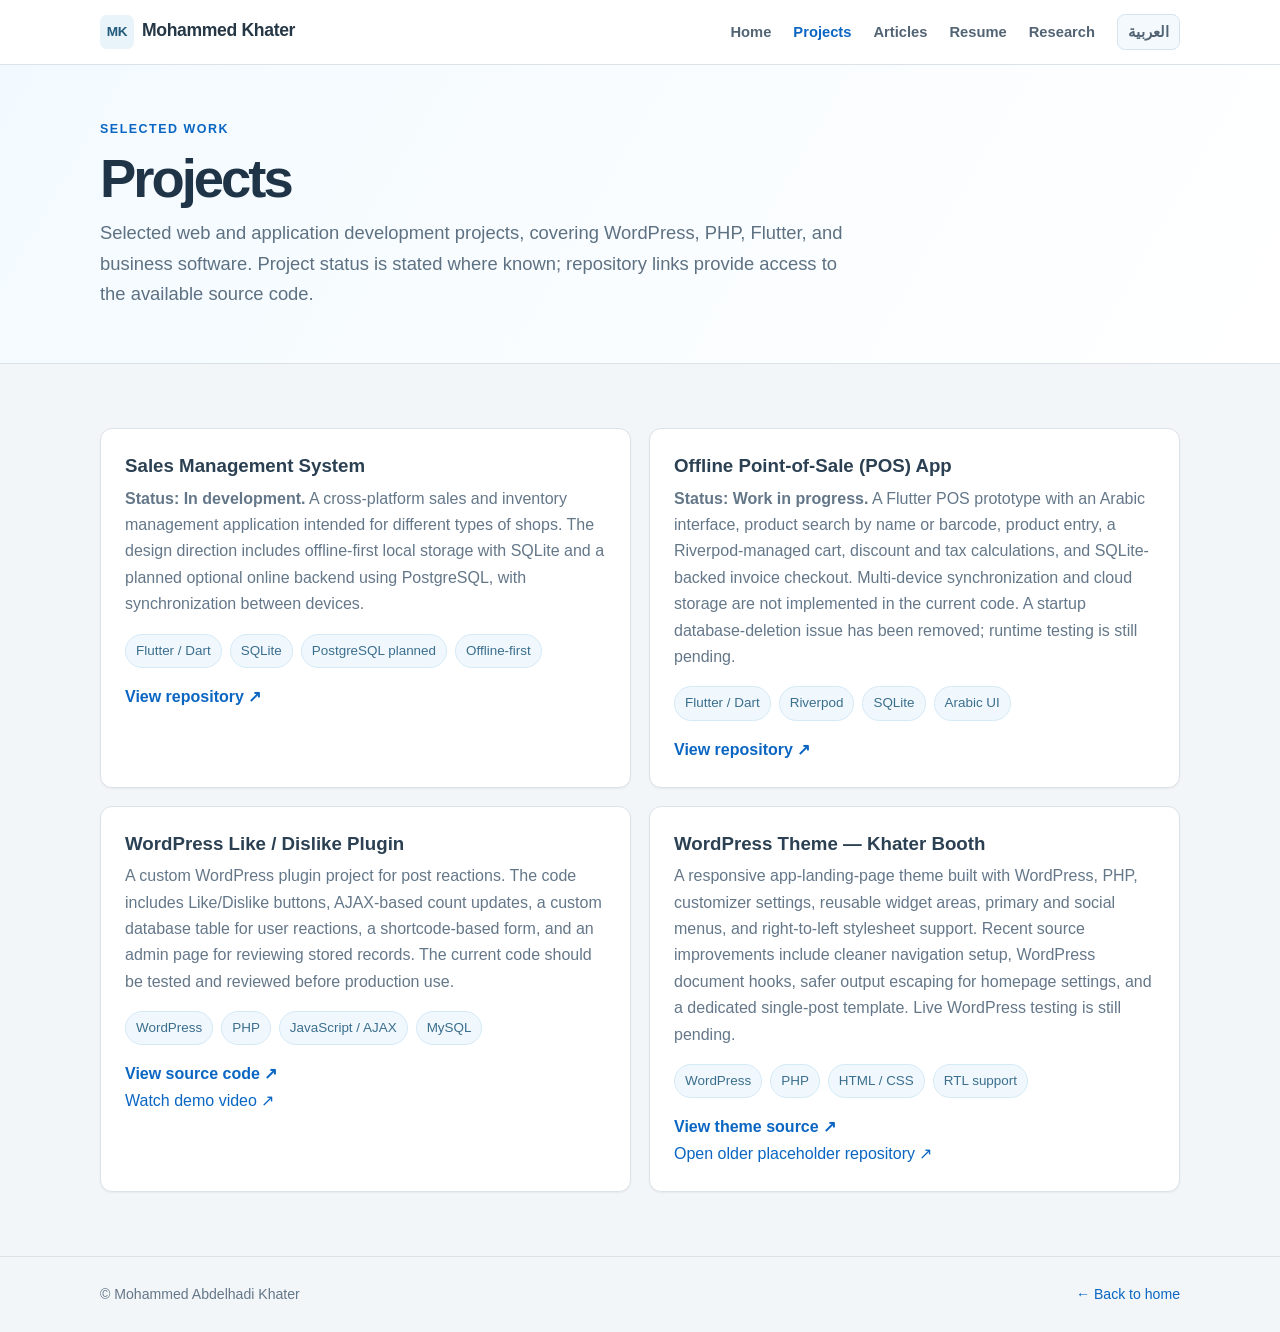
<file: projects.html>
<!doctype html>
<html lang="en"><head><meta charset="utf-8"><meta name="viewport" content="width=device-width, initial-scale=1"><meta name="description" content="Selected software projects by Mohammed Abdelhadi Khater."><title>Projects | Mohammed Khater</title><link rel="stylesheet" href="style.css"></head>
<body><header class="site-header"><div class="wrap nav"><a class="brand" href="index.html"><span class="brand-mark">MK</span>Mohammed Khater</a><nav class="nav-links" aria-label="Main navigation"><a href="index.html">Home</a><a class="active" href="projects.html">Projects</a><a href="articles.html">Articles</a><a href="resume.html">Resume</a><a href="research.html">Research</a><a class="language-switch" href="projects-ar.html" onclick="localStorage.setItem('site-language','ar')">العربية</a></nav></div></header>
<main><section class="page-hero"><div class="wrap"><div class="kicker">Selected work</div><h1>Projects</h1><p class="lead">Selected web and application development projects, covering WordPress, PHP, Flutter, and business software. Project status is stated where known; repository links provide access to the available source code.</p></div></section>
<section class="section"><div class="wrap grid">
<article class="card"><h3>Sales Management System</h3><p><strong>Status: In development.</strong> A cross-platform sales and inventory management application intended for different types of shops. The design direction includes offline-first local storage with SQLite and a planned optional online backend using PostgreSQL, with synchronization between devices.</p><div class="tags"><span class="tag">Flutter / Dart</span><span class="tag">SQLite</span><span class="tag">PostgreSQL planned</span><span class="tag">Offline-first</span></div><a class="card-link" href="https://github.com/makhater/sales_management_system" target="_blank" rel="noopener noreferrer">View repository ↗</a></article>
<article class="card"><h3>Offline Point-of-Sale (POS) App</h3><p><strong>Status: Work in progress.</strong> A Flutter POS prototype with an Arabic interface, product search by name or barcode, product entry, a Riverpod-managed cart, discount and tax calculations, and SQLite-backed invoice checkout. Multi-device synchronization and cloud storage are not implemented in the current code. A startup database-deletion issue has been removed; runtime testing is still pending.</p><div class="tags"><span class="tag">Flutter / Dart</span><span class="tag">Riverpod</span><span class="tag">SQLite</span><span class="tag">Arabic UI</span></div><a class="card-link" href="https://github.com/makhater/BMS_Flutter_app" target="_blank" rel="noopener noreferrer">View repository ↗</a></article>
<article class="card"><h3>WordPress Like / Dislike Plugin</h3><p>A custom WordPress plugin project for post reactions. The code includes Like/Dislike buttons, AJAX-based count updates, a custom database table for user reactions, a shortcode-based form, and an admin page for reviewing stored records. The current code should be tested and reviewed before production use.</p><div class="tags"><span class="tag">WordPress</span><span class="tag">PHP</span><span class="tag">JavaScript / AJAX</span><span class="tag">MySQL</span></div><a class="card-link" href="https://github.com/makhater/post-liking-plugin-wp" target="_blank" rel="noopener noreferrer">View source code ↗</a><p><a href="https://www.youtube.com/watch?v=3brxhRuudCA" target="_blank" rel="noopener noreferrer">Watch demo video ↗</a></p></article>
<article class="card"><h3>WordPress Theme — Khater Booth</h3><p>A responsive app-landing-page theme built with WordPress, PHP, customizer settings, reusable widget areas, primary and social menus, and right-to-left stylesheet support. Recent source improvements include cleaner navigation setup, WordPress document hooks, safer output escaping for homepage settings, and a dedicated single-post template. Live WordPress testing is still pending.</p><div class="tags"><span class="tag">WordPress</span><span class="tag">PHP</span><span class="tag">HTML / CSS</span><span class="tag">RTL support</span></div><a class="card-link" href="https://github.com/makhater/wordpress-theme" target="_blank" rel="noopener noreferrer">View theme source ↗</a><p><a href="https://github.com/makhater/wp-khater-theme" target="_blank" rel="noopener noreferrer">Open older placeholder repository ↗</a></p></article>
</div></section></main><footer class="footer"><div class="wrap footer-inner"><span>© Mohammed Abdelhadi Khater</span><a href="index.html">← Back to home</a></div></footer><script>(function(){var choice=localStorage.getItem('site-language');var lang=(navigator.language||'en').toLowerCase();if(!choice&&lang.startsWith('ar'))location.replace('projects-ar.html');})();</script></body></html>
</file>
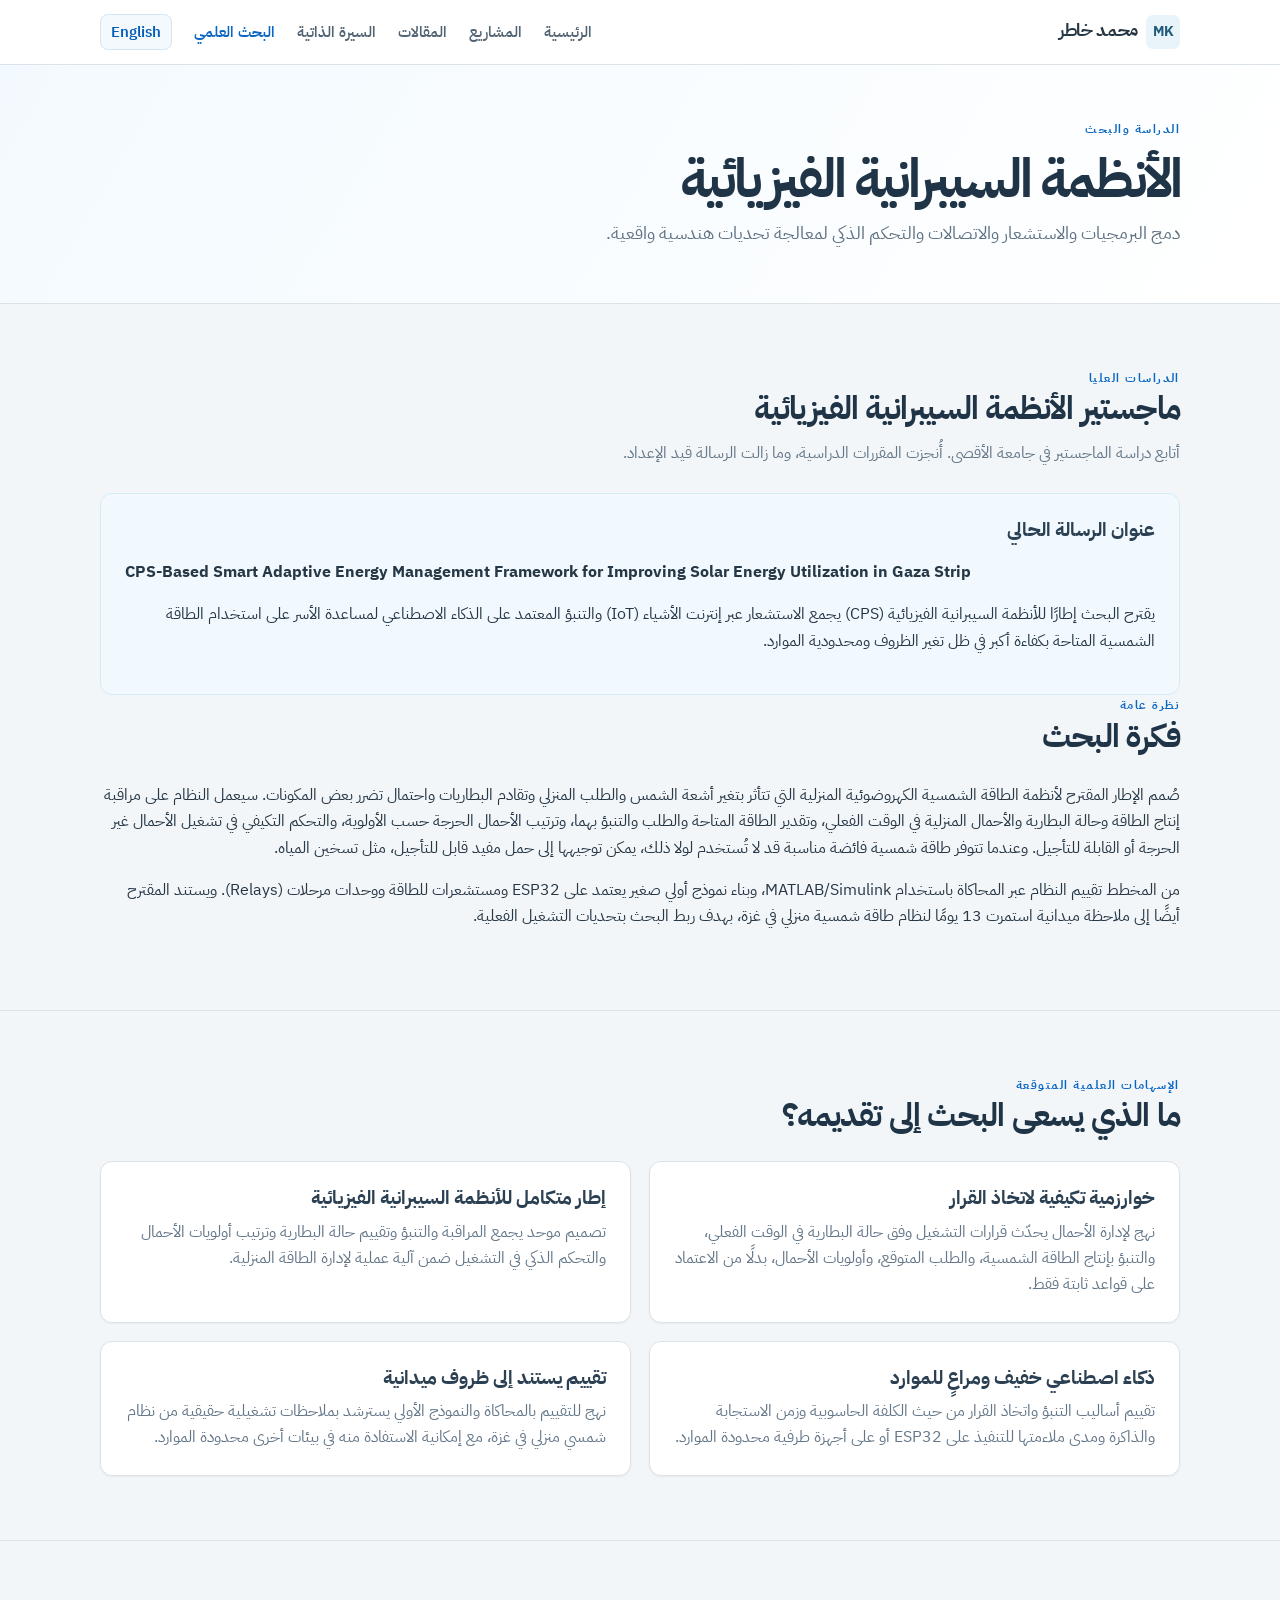
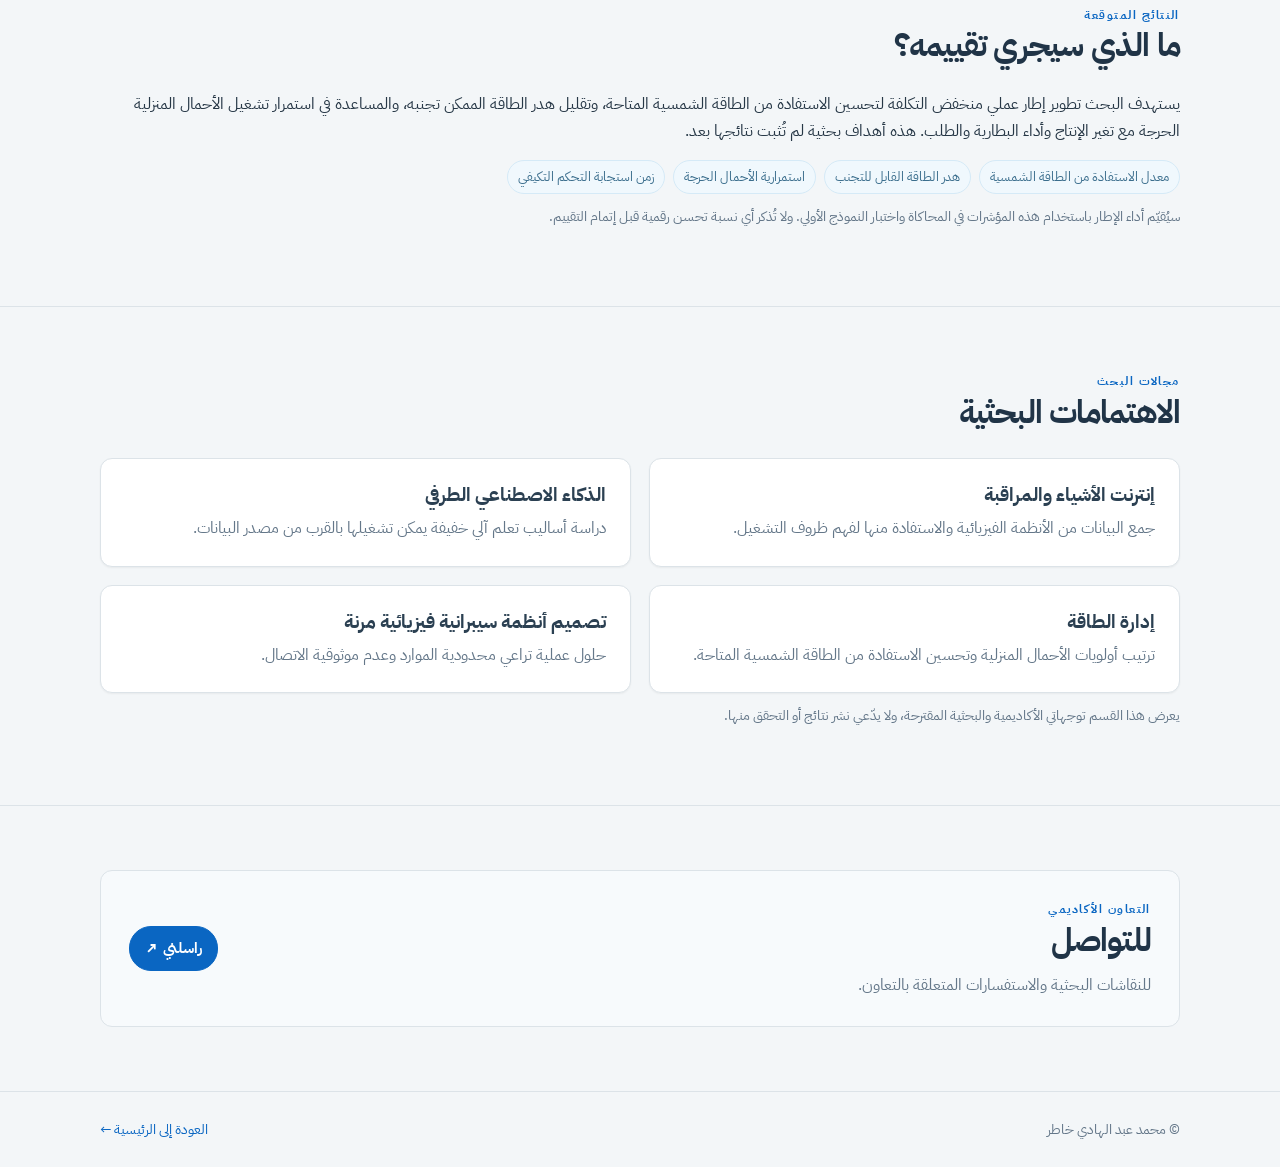
<file: research-ar.html>
<!doctype html>
<html lang="ar" dir="rtl"><head><meta charset="utf-8"><meta name="viewport" content="width=device-width, initial-scale=1"><meta name="description" content="دراسة وبحث محمد عبد الهادي خاطر في الأنظمة السيبرانية الفيزيائية."><title>البحث العلمي | محمد خاطر</title><link rel="preconnect" href="https://fonts.googleapis.com">
<link rel="preconnect" href="https://fonts.gstatic.com" crossorigin>
<link href="https://fonts.googleapis.com/css2?family=IBM+Plex+Sans+Arabic:wght@400;500;600;700&display=swap" rel="stylesheet">
<link rel="stylesheet" href="style.css"></head>
<body class="arabic-page" dir="rtl"><header class="site-header"><div class="wrap nav"><a class="brand" href="index-ar.html"><span class="brand-mark">MK</span>محمد خاطر</a><nav class="nav-links" aria-label="التنقل الرئيسي"><a href="index-ar.html">الرئيسية</a><a href="projects-ar.html">المشاريع</a><a href="articles-ar.html">المقالات</a><a href="resume-ar.html">السيرة الذاتية</a><a class="active" href="research-ar.html">البحث العلمي</a><a class="language-switch" href="research.html" onclick="localStorage.setItem('site-language','en')">English</a></nav></div></header>
<main><section class="page-hero"><div class="wrap"><div class="kicker">الدراسة والبحث</div><h1>الأنظمة السيبرانية الفيزيائية</h1><p class="lead">دمج البرمجيات والاستشعار والاتصالات والتحكم الذكي لمعالجة تحديات هندسية واقعية.</p></div></section>
<section class="section"><div class="wrap"><div class="section-head"><div class="kicker">الدراسات العليا</div><h2>ماجستير الأنظمة السيبرانية الفيزيائية</h2><p class="intro">أتابع دراسة الماجستير في جامعة الأقصى. أُنجزت المقررات الدراسية، وما زالت الرسالة قيد الإعداد.</p></div>
<div class="callout"><h3>عنوان الرسالة الحالي</h3><p lang="en" dir="ltr"><strong>CPS-Based Smart Adaptive Energy Management Framework for Improving Solar Energy Utilization in Gaza Strip</strong></p><p class="muted">يقترح البحث إطارًا للأنظمة السيبرانية الفيزيائية (CPS) يجمع الاستشعار عبر إنترنت الأشياء (IoT) والتنبؤ المعتمد على الذكاء الاصطناعي لمساعدة الأسر على استخدام الطاقة الشمسية المتاحة بكفاءة أكبر في ظل تغير الظروف ومحدودية الموارد.</p></div>
<div class="section-head"><div class="kicker">نظرة عامة</div><h2>فكرة البحث</h2></div>
<p>صُمم الإطار المقترح لأنظمة الطاقة الشمسية الكهروضوئية المنزلية التي تتأثر بتغير أشعة الشمس والطلب المنزلي وتقادم البطاريات واحتمال تضرر بعض المكونات. سيعمل النظام على مراقبة إنتاج الطاقة وحالة البطارية والأحمال المنزلية في الوقت الفعلي، وتقدير الطاقة المتاحة والطلب والتنبؤ بهما، وترتيب الأحمال الحرجة حسب الأولوية، والتحكم التكيفي في تشغيل الأحمال غير الحرجة أو القابلة للتأجيل. وعندما تتوفر طاقة شمسية فائضة مناسبة قد لا تُستخدم لولا ذلك، يمكن توجيهها إلى حمل مفيد قابل للتأجيل، مثل تسخين المياه.</p>
<p>من المخطط تقييم النظام عبر المحاكاة باستخدام MATLAB/Simulink، وبناء نموذج أولي صغير يعتمد على ESP32 ومستشعرات للطاقة ووحدات مرحلات (Relays). ويستند المقترح أيضًا إلى ملاحظة ميدانية استمرت 13 يومًا لنظام طاقة شمسية منزلي في غزة، بهدف ربط البحث بتحديات التشغيل الفعلية.</p></div></section>
<section class="section"><div class="wrap"><div class="section-head"><div class="kicker">الإسهامات العلمية المتوقعة</div><h2>ما الذي يسعى البحث إلى تقديمه؟</h2></div><div class="grid">
<article class="card"><h3>خوارزمية تكيفية لاتخاذ القرار</h3><p>نهج لإدارة الأحمال يحدّث قرارات التشغيل وفق حالة البطارية في الوقت الفعلي، والتنبؤ بإنتاج الطاقة الشمسية، والطلب المتوقع، وأولويات الأحمال، بدلًا من الاعتماد على قواعد ثابتة فقط.</p></article>
<article class="card"><h3>إطار متكامل للأنظمة السيبرانية الفيزيائية</h3><p>تصميم موحد يجمع المراقبة والتنبؤ وتقييم حالة البطارية وترتيب أولويات الأحمال والتحكم الذكي في التشغيل ضمن آلية عملية لإدارة الطاقة المنزلية.</p></article>
<article class="card"><h3>ذكاء اصطناعي خفيف ومراعٍ للموارد</h3><p>تقييم أساليب التنبؤ واتخاذ القرار من حيث الكلفة الحاسوبية وزمن الاستجابة والذاكرة ومدى ملاءمتها للتنفيذ على ESP32 أو على أجهزة طرفية محدودة الموارد.</p></article>
<article class="card"><h3>تقييم يستند إلى ظروف ميدانية</h3><p>نهج للتقييم بالمحاكاة والنموذج الأولي يسترشد بملاحظات تشغيلية حقيقية من نظام شمسي منزلي في غزة، مع إمكانية الاستفادة منه في بيئات أخرى محدودة الموارد.</p></article>
</div></div></section>
<section class="section"><div class="wrap"><div class="section-head"><div class="kicker">النتائج المتوقعة</div><h2>ما الذي سيجري تقييمه؟</h2></div><p>يستهدف البحث تطوير إطار عملي منخفض التكلفة لتحسين الاستفادة من الطاقة الشمسية المتاحة، وتقليل هدر الطاقة الممكن تجنبه، والمساعدة في استمرار تشغيل الأحمال المنزلية الحرجة مع تغير الإنتاج وأداء البطارية والطلب. هذه أهداف بحثية لم تُثبت نتائجها بعد.</p><div class="tags"><span class="tag">معدل الاستفادة من الطاقة الشمسية</span><span class="tag">هدر الطاقة القابل للتجنب</span><span class="tag">استمرارية الأحمال الحرجة</span><span class="tag">زمن استجابة التحكم التكيفي</span></div><p class="note">سيُقيّم أداء الإطار باستخدام هذه المؤشرات في المحاكاة واختبار النموذج الأولي. ولا تُذكر أي نسبة تحسن رقمية قبل إتمام التقييم.</p></div></section>
<section class="section"><div class="wrap"><div class="section-head"><div class="kicker">مجالات البحث</div><h2>الاهتمامات البحثية</h2></div><div class="grid"><article class="card"><h3>إنترنت الأشياء والمراقبة</h3><p>جمع البيانات من الأنظمة الفيزيائية والاستفادة منها لفهم ظروف التشغيل.</p></article><article class="card"><h3>الذكاء الاصطناعي الطرفي</h3><p>دراسة أساليب تعلم آلي خفيفة يمكن تشغيلها بالقرب من مصدر البيانات.</p></article><article class="card"><h3>إدارة الطاقة</h3><p>ترتيب أولويات الأحمال المنزلية وتحسين الاستفادة من الطاقة الشمسية المتاحة.</p></article><article class="card"><h3>تصميم أنظمة سيبرانية فيزيائية مرنة</h3><p>حلول عملية تراعي محدودية الموارد وعدم موثوقية الاتصال.</p></article></div><p class="note">يعرض هذا القسم توجهاتي الأكاديمية والبحثية المقترحة، ولا يدّعي نشر نتائج أو التحقق منها.</p></div></section>
<section class="section"><div class="wrap"><div class="contact-panel"><div><div class="kicker">التعاون الأكاديمي</div><h2>للتواصل</h2><p>للنقاشات البحثية والاستفسارات المتعلقة بالتعاون.</p></div><a class="btn primary" href="mailto:eng.mkhater@gmail.com">راسلني ↗</a></div></div></section></main><footer class="footer"><div class="wrap footer-inner"><span>© محمد عبد الهادي خاطر</span><a href="index-ar.html">العودة إلى الرئيسية ←</a></div></footer></body></html>
</file>
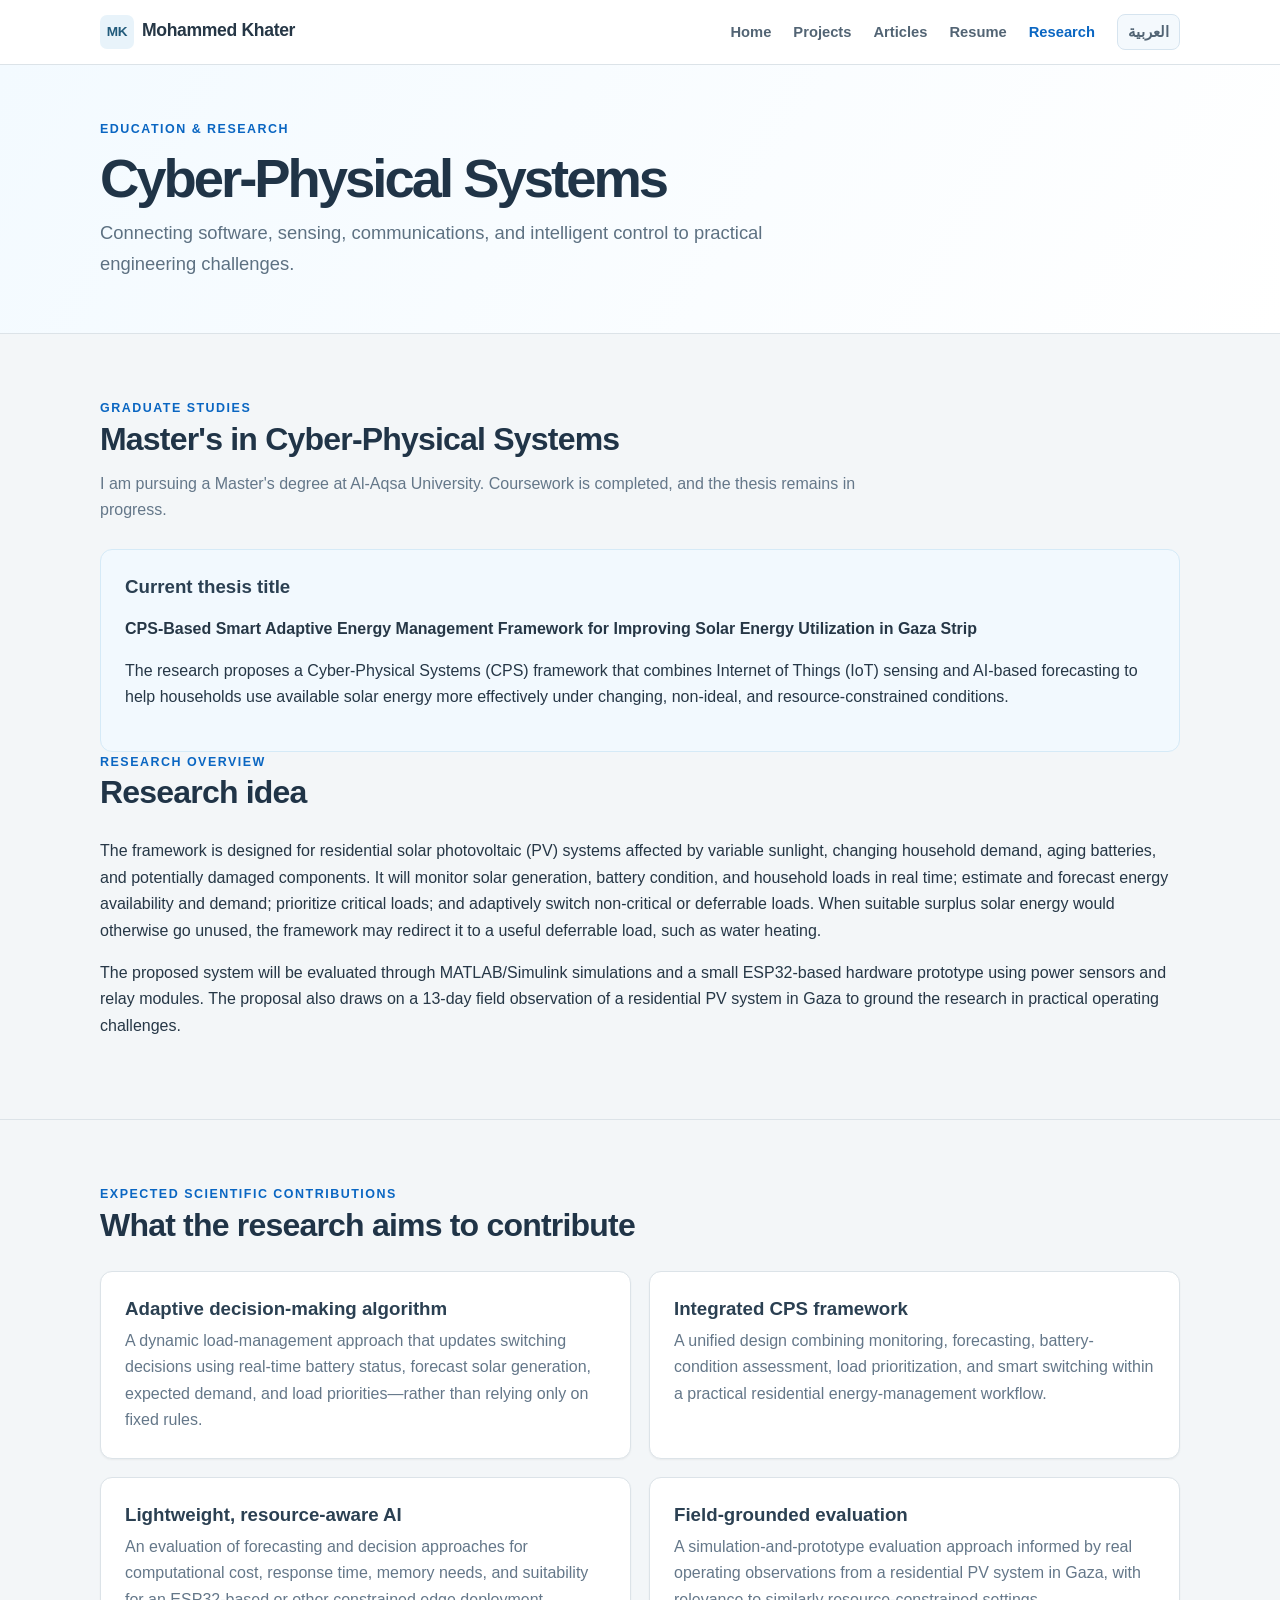
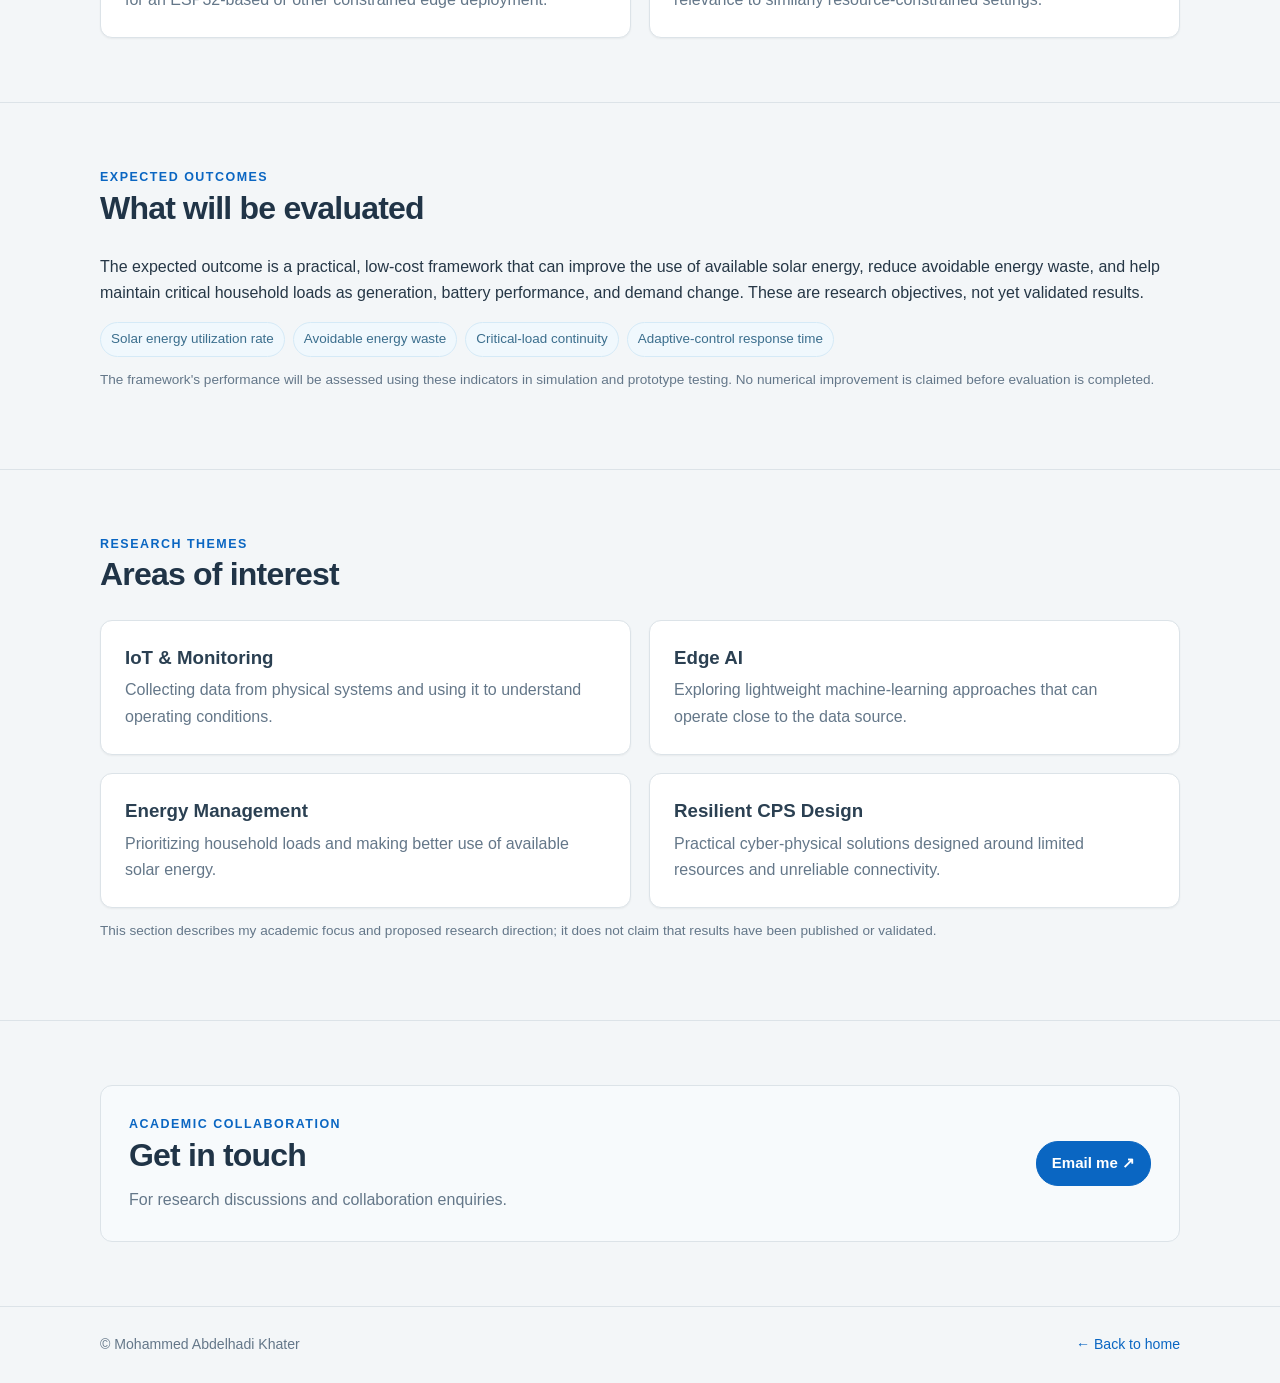
<file: research.html>
<!doctype html>
<html lang="en"><head><meta charset="utf-8"><meta name="viewport" content="width=device-width, initial-scale=1"><meta name="description" content="Cyber-Physical Systems studies and research interests of Mohammed Abdelhadi Khater."><title>Research | Mohammed Khater</title><link rel="stylesheet" href="style.css"></head>
<body><header class="site-header"><div class="wrap nav"><a class="brand" href="index.html"><span class="brand-mark">MK</span>Mohammed Khater</a><nav class="nav-links" aria-label="Main navigation"><a href="index.html">Home</a><a href="projects.html">Projects</a><a href="articles.html">Articles</a><a href="resume.html">Resume</a><a class="active" href="research.html">Research</a><a class="language-switch" href="research-ar.html" onclick="localStorage.setItem('site-language','ar')">العربية</a></nav></div></header>
<main><section class="page-hero"><div class="wrap"><div class="kicker">Education & research</div><h1>Cyber-Physical Systems</h1><p class="lead">Connecting software, sensing, communications, and intelligent control to practical engineering challenges.</p></div></section>
<section class="section"><div class="wrap"><div class="section-head"><div class="kicker">Graduate studies</div><h2>Master's in Cyber-Physical Systems</h2><p class="intro">I am pursuing a Master's degree at Al-Aqsa University. Coursework is completed, and the thesis remains in progress.</p></div>
<div class="callout"><h3>Current thesis title</h3><p><strong>CPS-Based Smart Adaptive Energy Management Framework for Improving Solar Energy Utilization in Gaza Strip</strong></p><p class="muted">The research proposes a Cyber-Physical Systems (CPS) framework that combines Internet of Things (IoT) sensing and AI-based forecasting to help households use available solar energy more effectively under changing, non-ideal, and resource-constrained conditions.</p></div>
<div class="section-head"><div class="kicker">Research overview</div><h2>Research idea</h2></div>
<p>The framework is designed for residential solar photovoltaic (PV) systems affected by variable sunlight, changing household demand, aging batteries, and potentially damaged components. It will monitor solar generation, battery condition, and household loads in real time; estimate and forecast energy availability and demand; prioritize critical loads; and adaptively switch non-critical or deferrable loads. When suitable surplus solar energy would otherwise go unused, the framework may redirect it to a useful deferrable load, such as water heating.</p>
<p>The proposed system will be evaluated through MATLAB/Simulink simulations and a small ESP32-based hardware prototype using power sensors and relay modules. The proposal also draws on a 13-day field observation of a residential PV system in Gaza to ground the research in practical operating challenges.</p>
</div></section>
<section class="section"><div class="wrap"><div class="section-head"><div class="kicker">Expected scientific contributions</div><h2>What the research aims to contribute</h2></div><div class="grid">
<article class="card"><h3>Adaptive decision-making algorithm</h3><p>A dynamic load-management approach that updates switching decisions using real-time battery status, forecast solar generation, expected demand, and load priorities—rather than relying only on fixed rules.</p></article>
<article class="card"><h3>Integrated CPS framework</h3><p>A unified design combining monitoring, forecasting, battery-condition assessment, load prioritization, and smart switching within a practical residential energy-management workflow.</p></article>
<article class="card"><h3>Lightweight, resource-aware AI</h3><p>An evaluation of forecasting and decision approaches for computational cost, response time, memory needs, and suitability for an ESP32-based or other constrained edge deployment.</p></article>
<article class="card"><h3>Field-grounded evaluation</h3><p>A simulation-and-prototype evaluation approach informed by real operating observations from a residential PV system in Gaza, with relevance to similarly resource-constrained settings.</p></article>
</div></div></section>
<section class="section"><div class="wrap"><div class="section-head"><div class="kicker">Expected outcomes</div><h2>What will be evaluated</h2></div><p>The expected outcome is a practical, low-cost framework that can improve the use of available solar energy, reduce avoidable energy waste, and help maintain critical household loads as generation, battery performance, and demand change. These are research objectives, not yet validated results.</p><div class="tags"><span class="tag">Solar energy utilization rate</span><span class="tag">Avoidable energy waste</span><span class="tag">Critical-load continuity</span><span class="tag">Adaptive-control response time</span></div><p class="note">The framework's performance will be assessed using these indicators in simulation and prototype testing. No numerical improvement is claimed before evaluation is completed.</p></div></section>
<section class="section"><div class="wrap"><div class="section-head"><div class="kicker">Research themes</div><h2>Areas of interest</h2></div><div class="grid"><article class="card"><h3>IoT & Monitoring</h3><p>Collecting data from physical systems and using it to understand operating conditions.</p></article><article class="card"><h3>Edge AI</h3><p>Exploring lightweight machine-learning approaches that can operate close to the data source.</p></article><article class="card"><h3>Energy Management</h3><p>Prioritizing household loads and making better use of available solar energy.</p></article><article class="card"><h3>Resilient CPS Design</h3><p>Practical cyber-physical solutions designed around limited resources and unreliable connectivity.</p></article></div><p class="note">This section describes my academic focus and proposed research direction; it does not claim that results have been published or validated.</p></div></section>
<section class="section"><div class="wrap"><div class="contact-panel"><div><div class="kicker">Academic collaboration</div><h2>Get in touch</h2><p>For research discussions and collaboration enquiries.</p></div><a class="btn primary" href="mailto:eng.mkhater@gmail.com">Email me ↗</a></div></div></section></main><footer class="footer"><div class="wrap footer-inner"><span>© Mohammed Abdelhadi Khater</span><a href="index.html">← Back to home</a></div></footer><script>(function(){var choice=localStorage.getItem('site-language');var lang=(navigator.language||'en').toLowerCase();if(!choice&&lang.startsWith('ar'))location.replace('research-ar.html');})();</script></body></html>
</file>
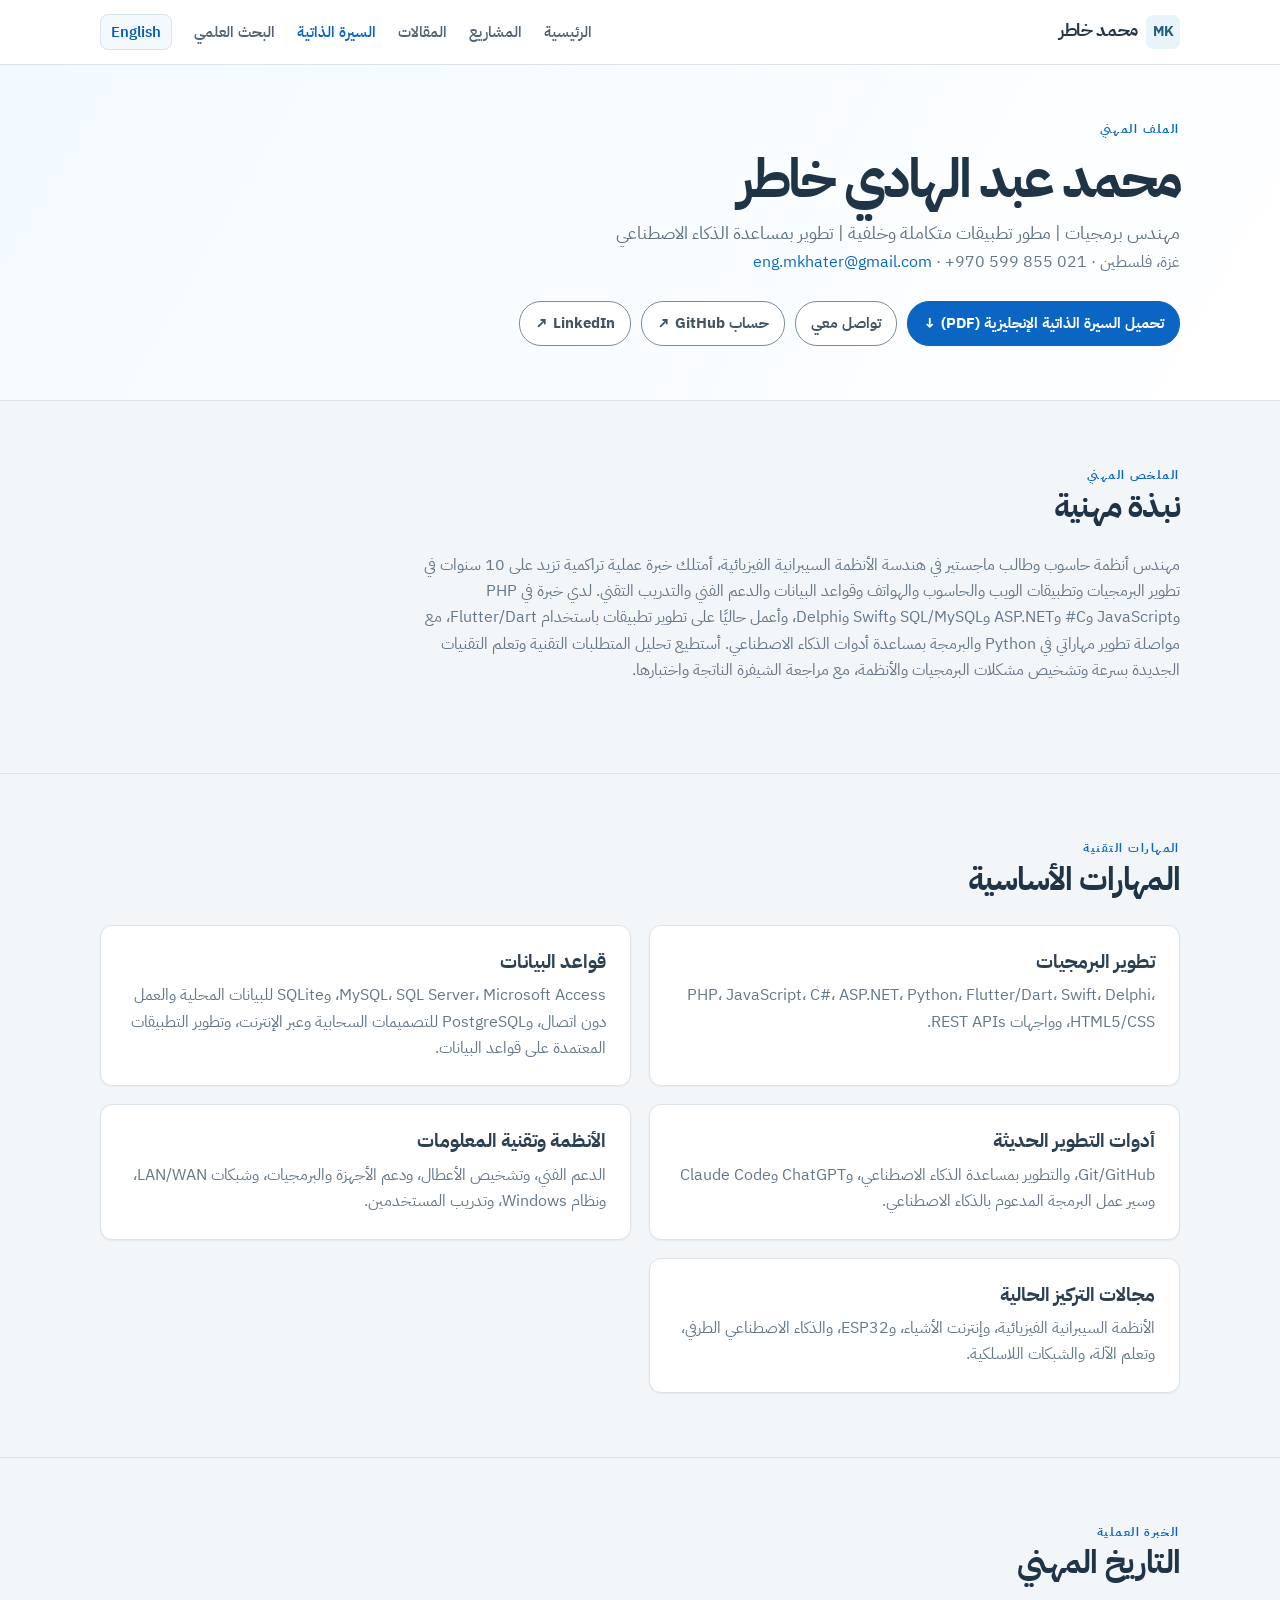
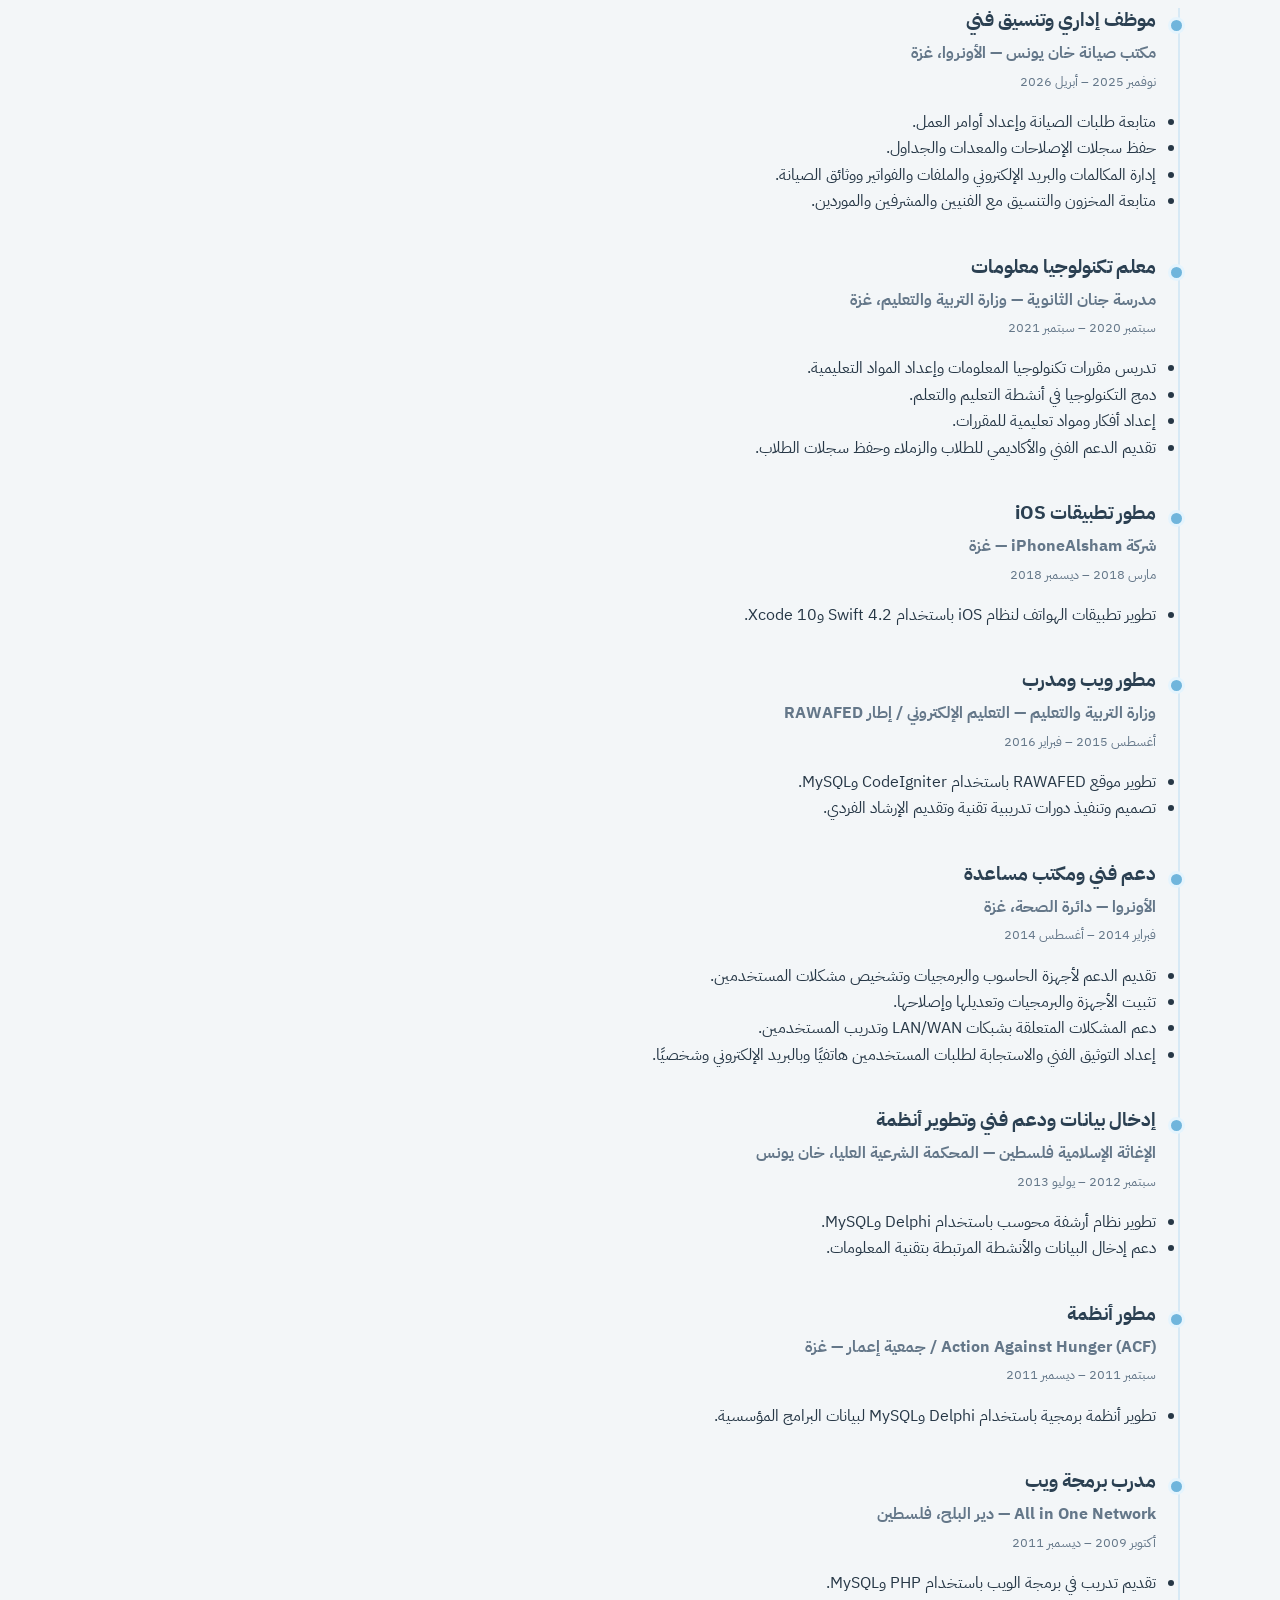
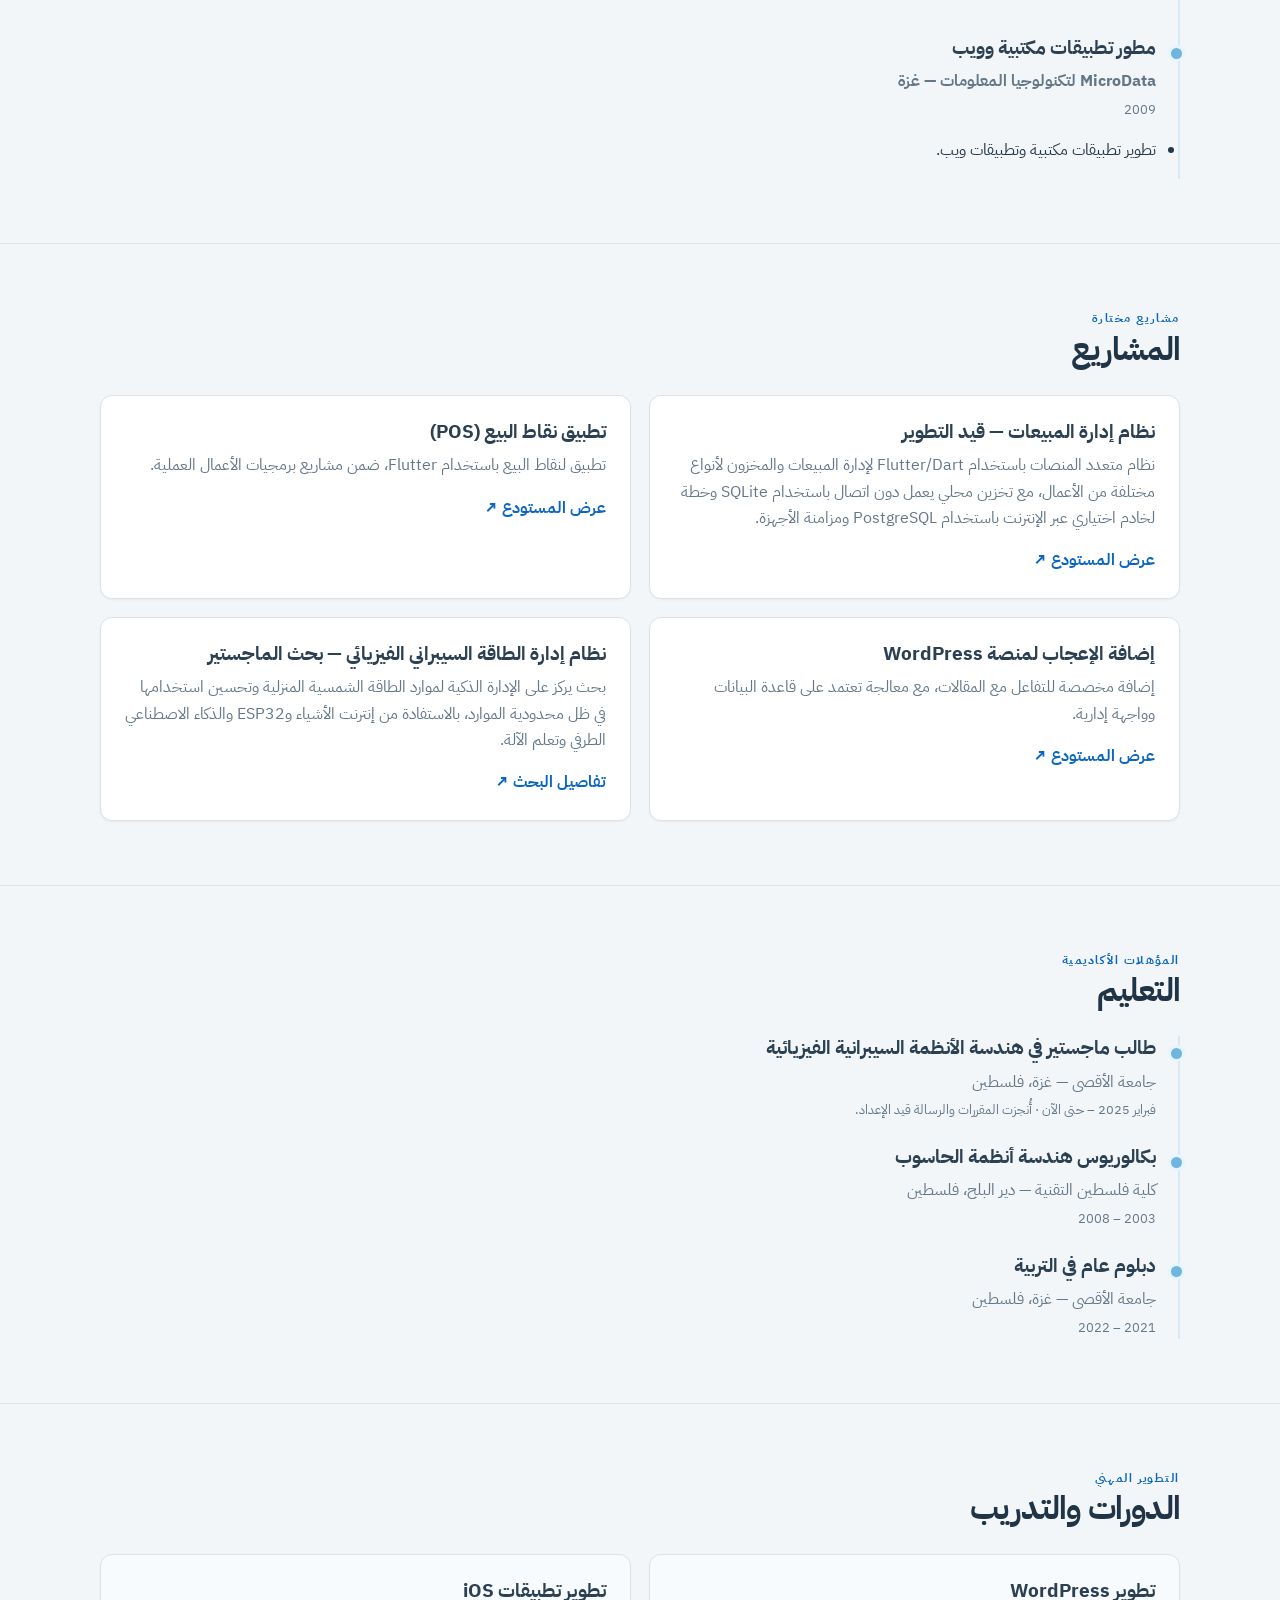
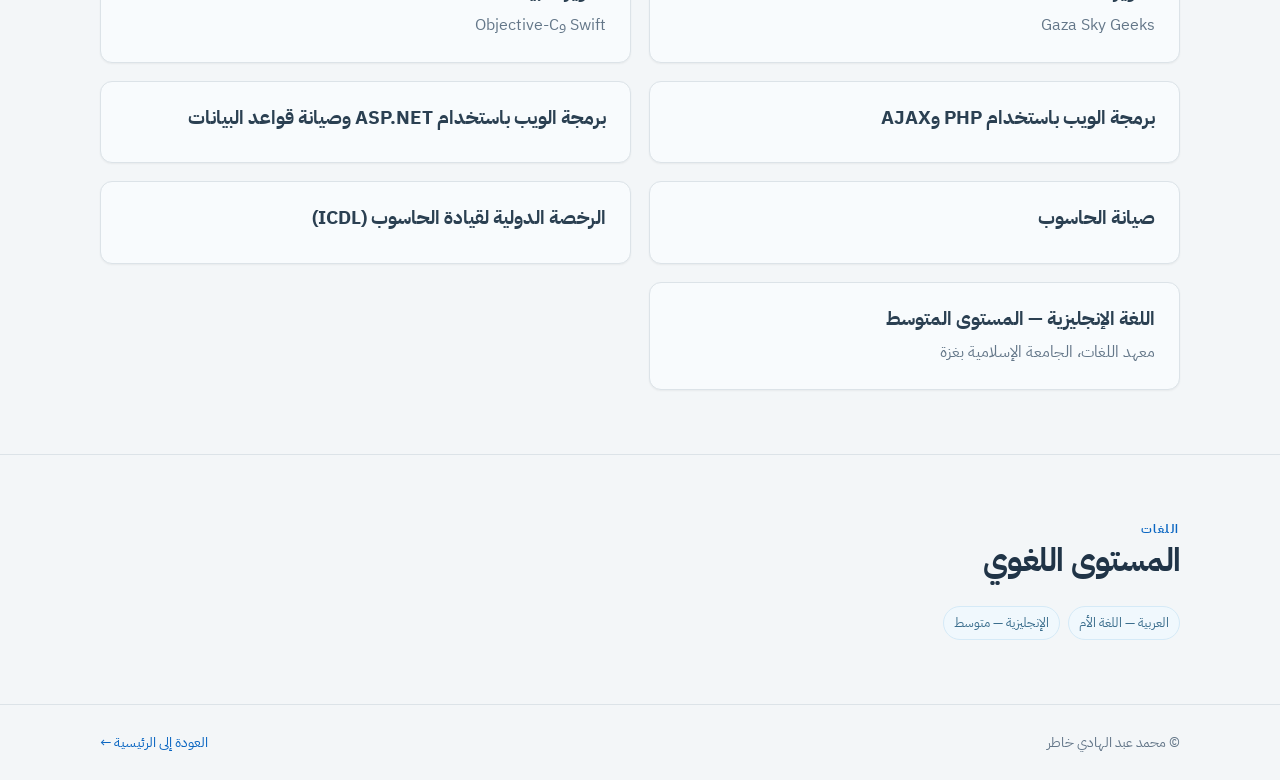
<file: resume-ar.html>
<!doctype html>
<html lang="ar" dir="rtl"><head><meta charset="utf-8"><meta name="viewport" content="width=device-width, initial-scale=1"><meta name="description" content="الخبرات المهنية والمهارات التقنية والتعليم والتدريب لمحمد عبد الهادي خاطر."><title>السيرة الذاتية | محمد خاطر</title><link rel="preconnect" href="https://fonts.googleapis.com">
<link rel="preconnect" href="https://fonts.gstatic.com" crossorigin>
<link href="https://fonts.googleapis.com/css2?family=IBM+Plex+Sans+Arabic:wght@400;500;600;700&display=swap" rel="stylesheet">
<link rel="stylesheet" href="style.css"></head>
<body class="arabic-page" dir="rtl"><header class="site-header"><div class="wrap nav"><a class="brand" href="index-ar.html"><span class="brand-mark">MK</span>محمد خاطر</a><nav class="nav-links" aria-label="التنقل الرئيسي"><a href="index-ar.html">الرئيسية</a><a href="projects-ar.html">المشاريع</a><a href="articles-ar.html">المقالات</a><a class="active" href="resume-ar.html">السيرة الذاتية</a><a href="research-ar.html">البحث العلمي</a><a class="language-switch" href="resume.html" onclick="localStorage.setItem('site-language','en')">English</a></nav></div></header>
<main><section class="page-hero"><div class="wrap"><div class="kicker">الملف المهني</div><h1>محمد عبد الهادي خاطر</h1><p class="lead">مهندس برمجيات | مطور تطبيقات متكاملة وخلفية | تطوير بمساعدة الذكاء الاصطناعي</p><p class="intro">غزة، فلسطين · <a href="mailto:eng.mkhater@gmail.com">eng.mkhater@gmail.com</a> · +970 599 855 021</p><div class="actions"><a class="btn primary" href="https://github.com/makhater/cv/raw/main/Mohammed_Khater_CV.pdf" target="_blank" rel="noopener noreferrer">تحميل السيرة الذاتية الإنجليزية (PDF) ↓</a><a class="btn" href="mailto:eng.mkhater@gmail.com">تواصل معي</a><a class="btn" href="https://github.com/makhater" target="_blank" rel="noopener noreferrer">حساب GitHub ↗</a><a class="btn" href="https://linkedin.com/in/makhater/" target="_blank" rel="noopener noreferrer">LinkedIn ↗</a></div></div></section>
<section class="section"><div class="wrap"><div class="section-head"><div class="kicker">الملخص المهني</div><h2>نبذة مهنية</h2></div><p class="intro">مهندس أنظمة حاسوب وطالب ماجستير في هندسة الأنظمة السيبرانية الفيزيائية، أمتلك خبرة عملية تراكمية تزيد على 10 سنوات في تطوير البرمجيات وتطبيقات الويب والحاسوب والهواتف وقواعد البيانات والدعم الفني والتدريب التقني. لدي خبرة في PHP وJavaScript وC# وASP.NET وSQL/MySQL وSwift وDelphi، وأعمل حاليًا على تطوير تطبيقات باستخدام Flutter/Dart، مع مواصلة تطوير مهاراتي في Python والبرمجة بمساعدة أدوات الذكاء الاصطناعي. أستطيع تحليل المتطلبات التقنية وتعلم التقنيات الجديدة بسرعة وتشخيص مشكلات البرمجيات والأنظمة، مع مراجعة الشيفرة الناتجة واختبارها.</p></div></section>
<section class="section"><div class="wrap"><div class="section-head"><div class="kicker">المهارات التقنية</div><h2>المهارات الأساسية</h2></div><div class="grid">
<article class="card"><h3>تطوير البرمجيات</h3><p>PHP، JavaScript، C#، ASP.NET، Python، Flutter/Dart، Swift، Delphi، HTML5/CSS، وواجهات REST APIs.</p></article>
<article class="card"><h3>قواعد البيانات</h3><p>MySQL، SQL Server، Microsoft Access، وSQLite للبيانات المحلية والعمل دون اتصال، وPostgreSQL للتصميمات السحابية وعبر الإنترنت، وتطوير التطبيقات المعتمدة على قواعد البيانات.</p></article>
<article class="card"><h3>أدوات التطوير الحديثة</h3><p>Git/GitHub، والتطوير بمساعدة الذكاء الاصطناعي، وChatGPT وClaude Code وسير عمل البرمجة المدعوم بالذكاء الاصطناعي.</p></article>
<article class="card"><h3>الأنظمة وتقنية المعلومات</h3><p>الدعم الفني، وتشخيص الأعطال، ودعم الأجهزة والبرمجيات، وشبكات LAN/WAN، ونظام Windows، وتدريب المستخدمين.</p></article>
<article class="card"><h3>مجالات التركيز الحالية</h3><p>الأنظمة السيبرانية الفيزيائية، وإنترنت الأشياء، وESP32، والذكاء الاصطناعي الطرفي، وتعلم الآلة، والشبكات اللاسلكية.</p></article>
</div></div></section>
<section class="section"><div class="wrap"><div class="section-head"><div class="kicker">الخبرة العملية</div><h2>التاريخ المهني</h2></div><div class="timeline">
<div class="timeline-item"><h3>موظف إداري وتنسيق فني</h3><p><strong>مكتب صيانة خان يونس — الأونروا، غزة</strong></p><p class="project-meta">نوفمبر 2025 – أبريل 2026</p><ul><li>متابعة طلبات الصيانة وإعداد أوامر العمل.</li><li>حفظ سجلات الإصلاحات والمعدات والجداول.</li><li>إدارة المكالمات والبريد الإلكتروني والملفات والفواتير ووثائق الصيانة.</li><li>متابعة المخزون والتنسيق مع الفنيين والمشرفين والموردين.</li></ul></div>
<div class="timeline-item"><h3>معلم تكنولوجيا معلومات</h3><p><strong>مدرسة جنان الثانوية — وزارة التربية والتعليم، غزة</strong></p><p class="project-meta">سبتمبر 2020 – سبتمبر 2021</p><ul><li>تدريس مقررات تكنولوجيا المعلومات وإعداد المواد التعليمية.</li><li>دمج التكنولوجيا في أنشطة التعليم والتعلم.</li><li>إعداد أفكار ومواد تعليمية للمقررات.</li><li>تقديم الدعم الفني والأكاديمي للطلاب والزملاء وحفظ سجلات الطلاب.</li></ul></div>
<div class="timeline-item"><h3>مطور تطبيقات iOS</h3><p><strong>شركة iPhoneAlsham — غزة</strong></p><p class="project-meta">مارس 2018 – ديسمبر 2018</p><ul><li>تطوير تطبيقات الهواتف لنظام iOS باستخدام Swift 4.2 وXcode 10.</li></ul></div>
<div class="timeline-item"><h3>مطور ويب ومدرب</h3><p><strong>وزارة التربية والتعليم — التعليم الإلكتروني / إطار RAWAFED</strong></p><p class="project-meta">أغسطس 2015 – فبراير 2016</p><ul><li>تطوير موقع RAWAFED باستخدام CodeIgniter وMySQL.</li><li>تصميم وتنفيذ دورات تدريبية تقنية وتقديم الإرشاد الفردي.</li></ul></div>
<div class="timeline-item"><h3>دعم فني ومكتب مساعدة</h3><p><strong>الأونروا — دائرة الصحة، غزة</strong></p><p class="project-meta">فبراير 2014 – أغسطس 2014</p><ul><li>تقديم الدعم لأجهزة الحاسوب والبرمجيات وتشخيص مشكلات المستخدمين.</li><li>تثبيت الأجهزة والبرمجيات وتعديلها وإصلاحها.</li><li>دعم المشكلات المتعلقة بشبكات LAN/WAN وتدريب المستخدمين.</li><li>إعداد التوثيق الفني والاستجابة لطلبات المستخدمين هاتفيًا وبالبريد الإلكتروني وشخصيًا.</li></ul></div>
<div class="timeline-item"><h3>إدخال بيانات ودعم فني وتطوير أنظمة</h3><p><strong>الإغاثة الإسلامية فلسطين — المحكمة الشرعية العليا، خان يونس</strong></p><p class="project-meta">سبتمبر 2012 – يوليو 2013</p><ul><li>تطوير نظام أرشفة محوسب باستخدام Delphi وMySQL.</li><li>دعم إدخال البيانات والأنشطة المرتبطة بتقنية المعلومات.</li></ul></div>
<div class="timeline-item"><h3>مطور أنظمة</h3><p><strong>Action Against Hunger (ACF) / جمعية إعمار — غزة</strong></p><p class="project-meta">سبتمبر 2011 – ديسمبر 2011</p><ul><li>تطوير أنظمة برمجية باستخدام Delphi وMySQL لبيانات البرامج المؤسسية.</li></ul></div>
<div class="timeline-item"><h3>مدرب برمجة ويب</h3><p><strong>All in One Network — دير البلح، فلسطين</strong></p><p class="project-meta">أكتوبر 2009 – ديسمبر 2011</p><ul><li>تقديم تدريب في برمجة الويب باستخدام PHP وMySQL.</li></ul></div>
<div class="timeline-item"><h3>مطور تطبيقات مكتبية وويب</h3><p><strong>MicroData لتكنولوجيا المعلومات — غزة</strong></p><p class="project-meta">2009</p><ul><li>تطوير تطبيقات مكتبية وتطبيقات ويب.</li></ul></div>
</div></div></section>
<section class="section"><div class="wrap"><div class="section-head"><div class="kicker">مشاريع مختارة</div><h2>المشاريع</h2></div><div class="grid">
<article class="card"><h3>نظام إدارة المبيعات — قيد التطوير</h3><p>نظام متعدد المنصات باستخدام Flutter/Dart لإدارة المبيعات والمخزون لأنواع مختلفة من الأعمال، مع تخزين محلي يعمل دون اتصال باستخدام SQLite وخطة لخادم اختياري عبر الإنترنت باستخدام PostgreSQL ومزامنة الأجهزة.</p><a class="card-link" href="https://github.com/makhater/sales_management_system" target="_blank" rel="noopener noreferrer">عرض المستودع ↗</a></article>
<article class="card"><h3>تطبيق نقاط البيع (POS)</h3><p>تطبيق لنقاط البيع باستخدام Flutter، ضمن مشاريع برمجيات الأعمال العملية.</p><a class="card-link" href="https://github.com/makhater/BMS_Flutter_app" target="_blank" rel="noopener noreferrer">عرض المستودع ↗</a></article>
<article class="card"><h3>إضافة الإعجاب لمنصة WordPress</h3><p>إضافة مخصصة للتفاعل مع المقالات، مع معالجة تعتمد على قاعدة البيانات وواجهة إدارية.</p><a class="card-link" href="https://github.com/makhater/post-liking-plugin-wp" target="_blank" rel="noopener noreferrer">عرض المستودع ↗</a></article>
<article class="card"><h3>نظام إدارة الطاقة السيبراني الفيزيائي — بحث الماجستير</h3><p>بحث يركز على الإدارة الذكية لموارد الطاقة الشمسية المنزلية وتحسين استخدامها في ظل محدودية الموارد، بالاستفادة من إنترنت الأشياء وESP32 والذكاء الاصطناعي الطرفي وتعلم الآلة.</p><a class="card-link" href="research-ar.html">تفاصيل البحث ↗</a></article>
</div></div></section>
<section class="section"><div class="wrap"><div class="section-head"><div class="kicker">المؤهلات الأكاديمية</div><h2>التعليم</h2></div><div class="timeline">
<div class="timeline-item"><h3>طالب ماجستير في هندسة الأنظمة السيبرانية الفيزيائية</h3><p>جامعة الأقصى — غزة، فلسطين</p><p class="project-meta">فبراير 2025 – حتى الآن · أُنجزت المقررات والرسالة قيد الإعداد.</p></div>
<div class="timeline-item"><h3>بكالوريوس هندسة أنظمة الحاسوب</h3><p>كلية فلسطين التقنية — دير البلح، فلسطين</p><p class="project-meta">2003 – 2008</p></div>
<div class="timeline-item"><h3>دبلوم عام في التربية</h3><p>جامعة الأقصى — غزة، فلسطين</p><p class="project-meta">2021 – 2022</p></div>
</div></div></section>
<section class="section"><div class="wrap"><div class="section-head"><div class="kicker">التطوير المهني</div><h2>الدورات والتدريب</h2></div><div class="grid">
<article class="card soft"><h3>تطوير WordPress</h3><p>Gaza Sky Geeks</p></article><article class="card soft"><h3>تطوير تطبيقات iOS</h3><p>Swift وObjective-C</p></article><article class="card soft"><h3>برمجة الويب باستخدام PHP وAJAX</h3></article><article class="card soft"><h3>برمجة الويب باستخدام ASP.NET وصيانة قواعد البيانات</h3></article><article class="card soft"><h3>صيانة الحاسوب</h3></article><article class="card soft"><h3>الرخصة الدولية لقيادة الحاسوب (ICDL)</h3></article><article class="card soft"><h3>اللغة الإنجليزية — المستوى المتوسط</h3><p>معهد اللغات، الجامعة الإسلامية بغزة</p></article>
</div></div></section>
<section class="section"><div class="wrap"><div class="section-head"><div class="kicker">اللغات</div><h2>المستوى اللغوي</h2></div><div class="tags"><span class="tag">العربية — اللغة الأم</span><span class="tag">الإنجليزية — متوسط</span></div></div></section>
</main><footer class="footer"><div class="wrap footer-inner"><span>© محمد عبد الهادي خاطر</span><a href="index-ar.html">العودة إلى الرئيسية ←</a></div></footer></body></html>
</file>
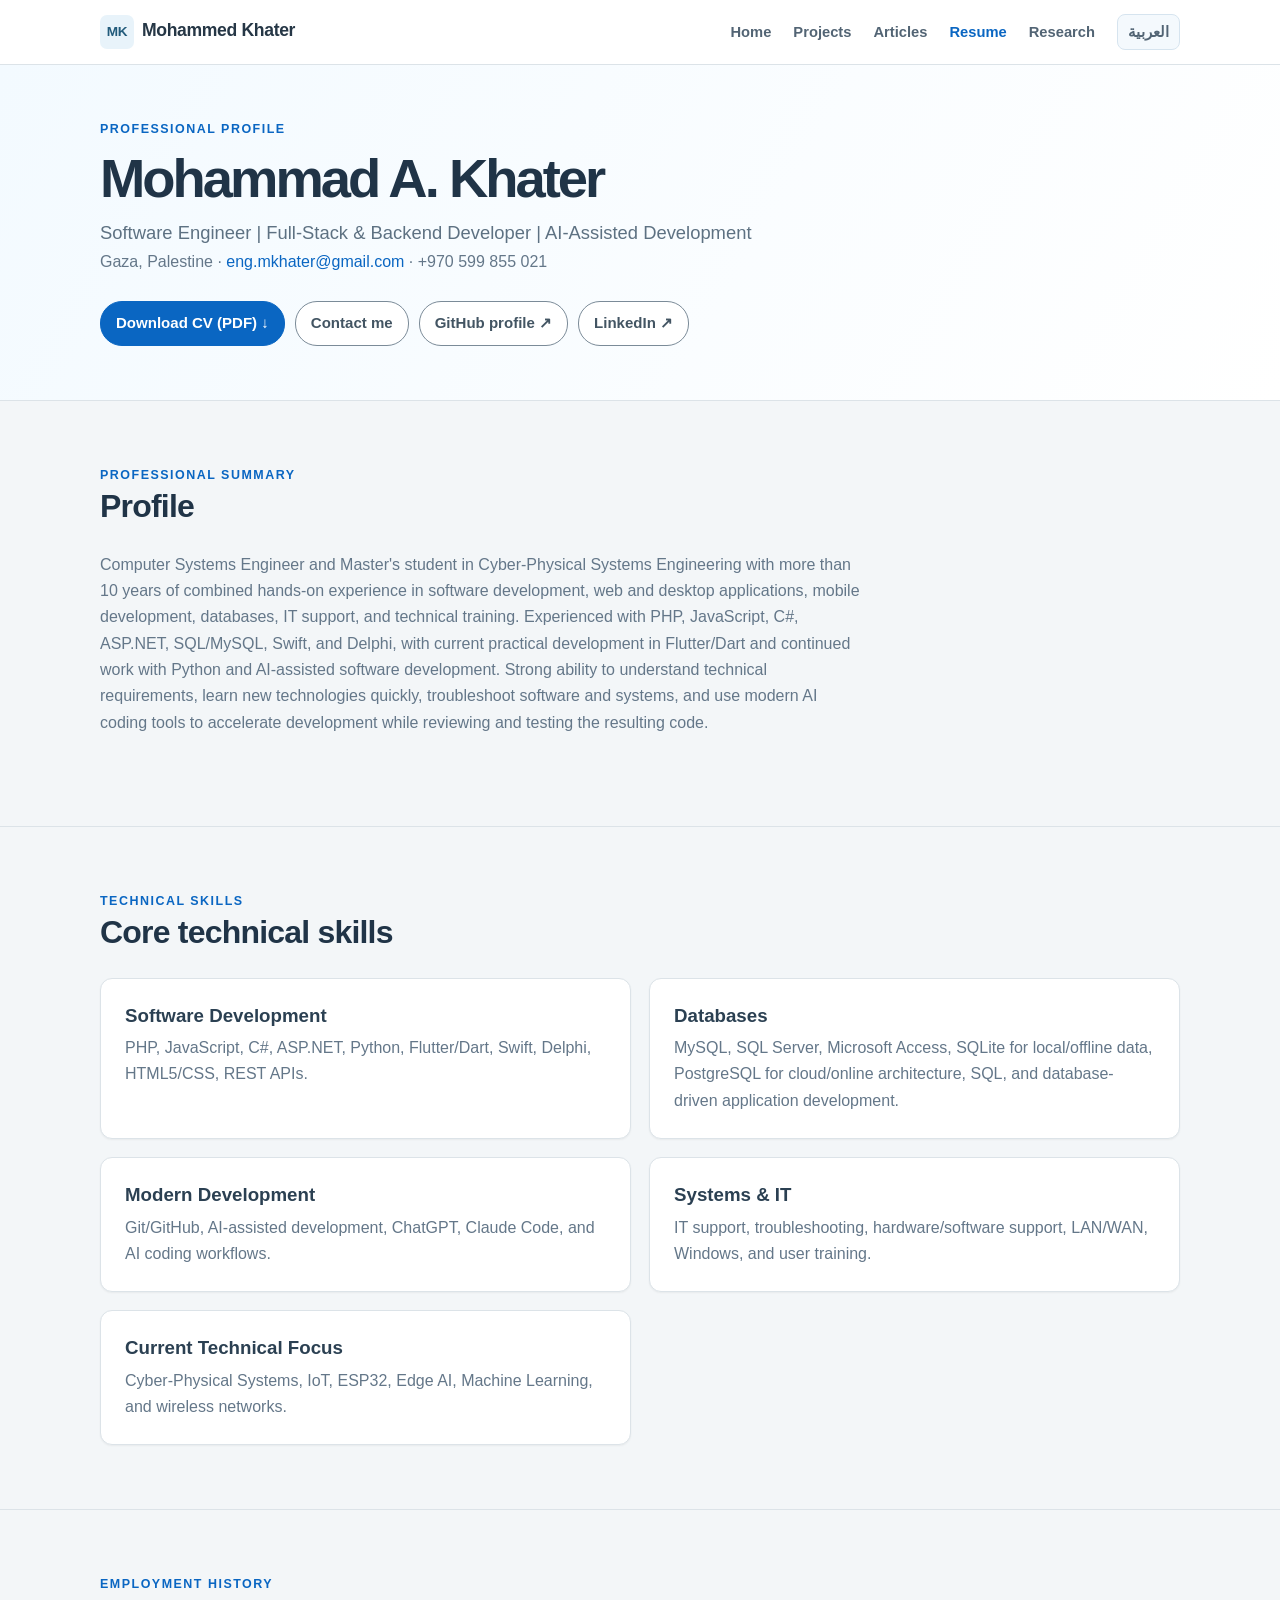
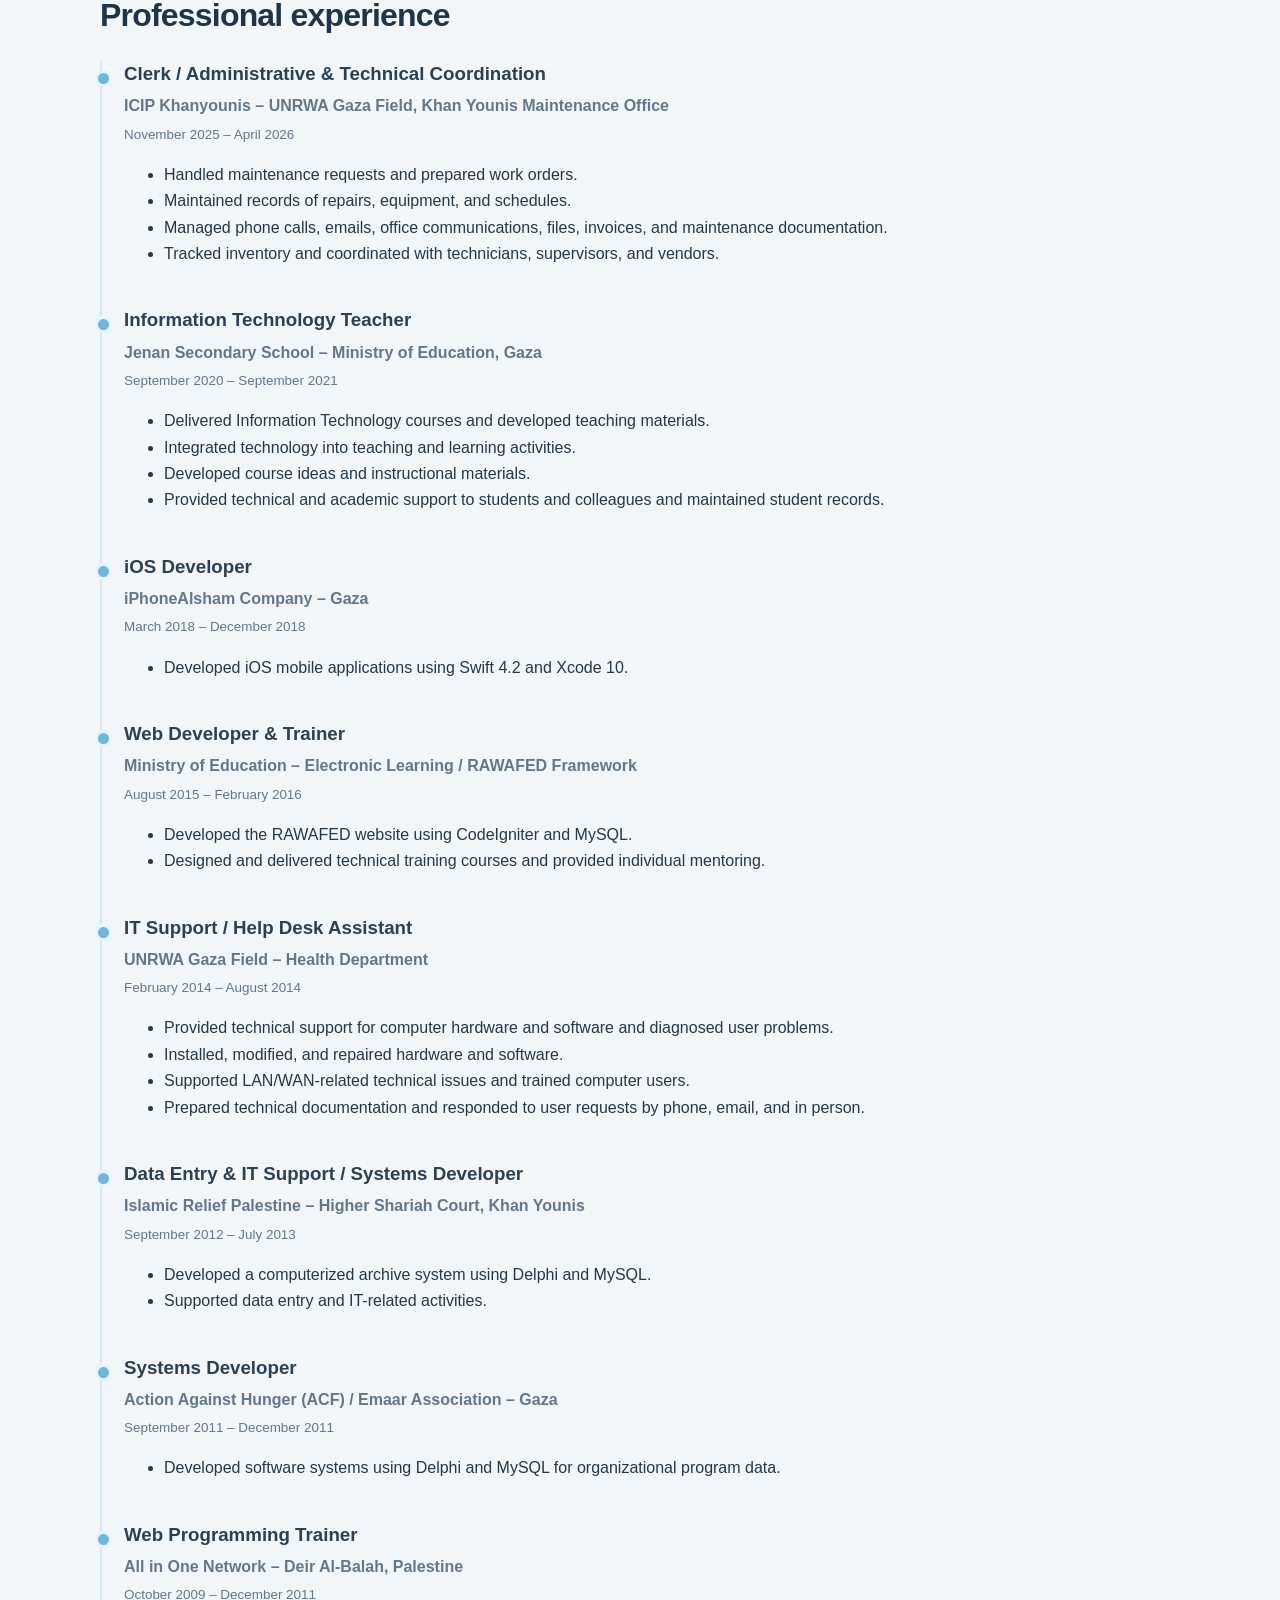
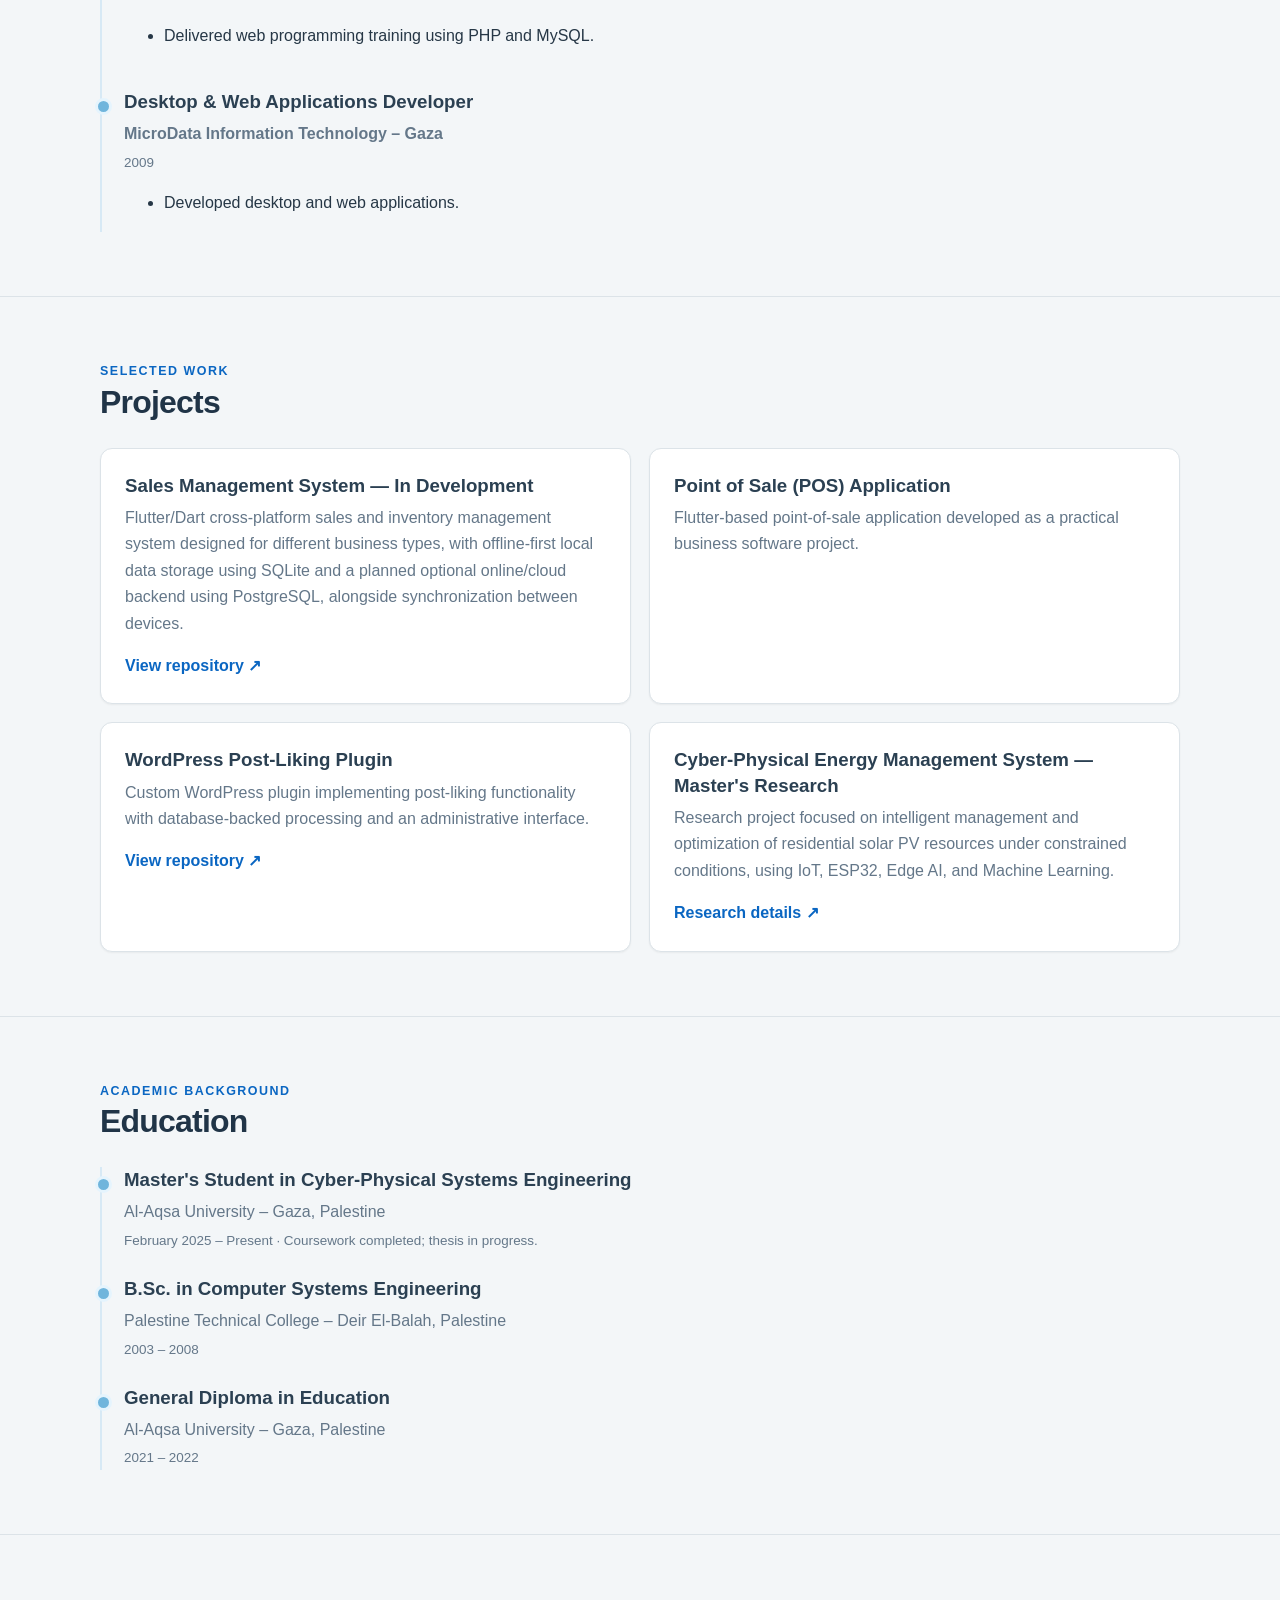
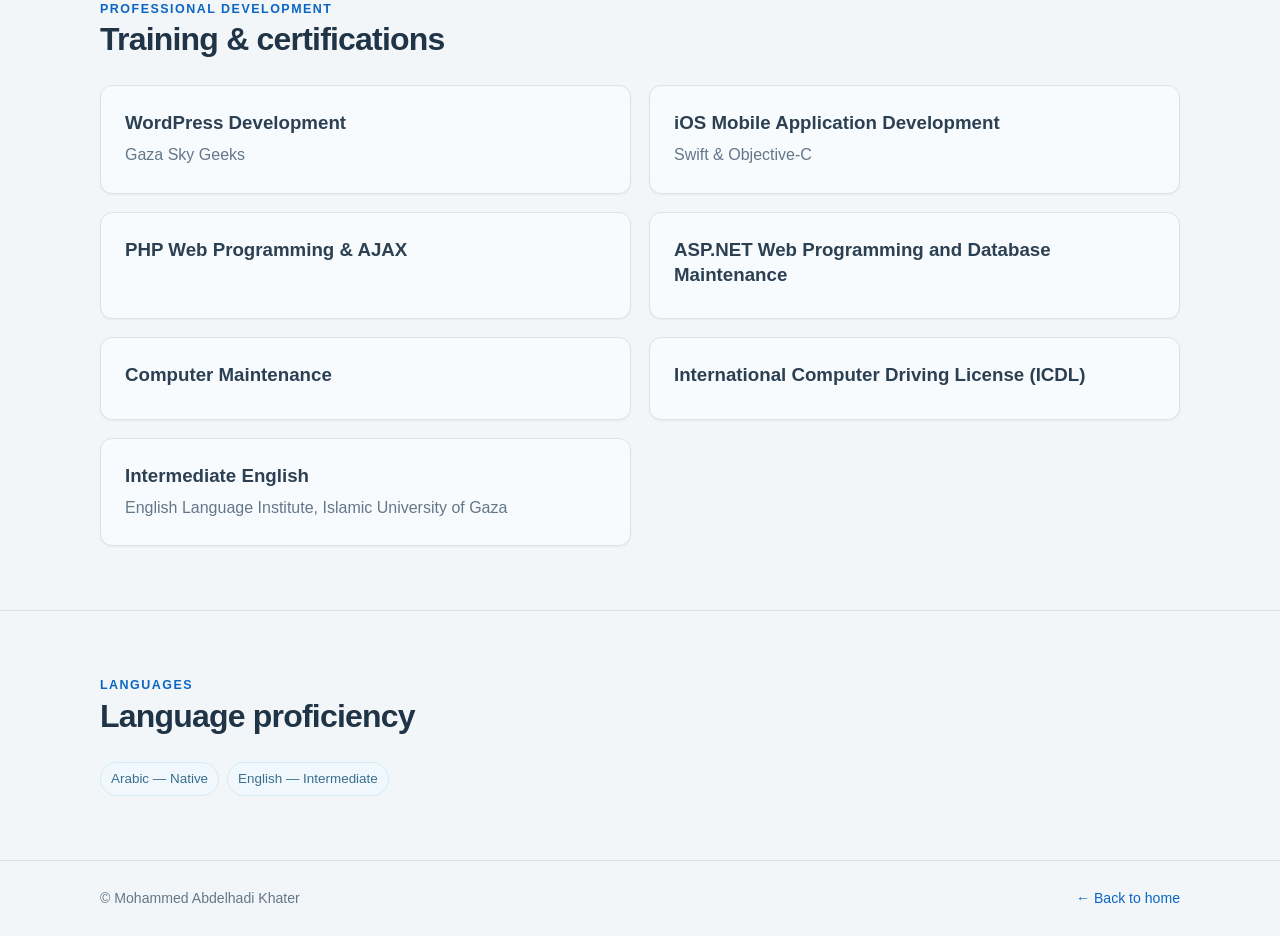
<file: resume.html>
<!doctype html>
<html lang="en">
<head>
<meta charset="utf-8">
<meta name="viewport" content="width=device-width, initial-scale=1">
<meta name="description" content="Professional experience, technical skills, education, training, projects, and references for Mohammed A. Khater.">
<title>Resume | Mohammed A. Khater</title>
<link rel="stylesheet" href="style.css">
</head>
<body>
<header class="site-header"><div class="wrap nav">
<a class="brand" href="index.html"><span class="brand-mark">MK</span>Mohammed Khater</a>
<nav class="nav-links" aria-label="Main navigation"><a href="index.html">Home</a><a href="projects.html">Projects</a><a href="articles.html">Articles</a><a class="active" href="resume.html">Resume</a><a href="research.html">Research</a><a class="language-switch" href="resume-ar.html" onclick="localStorage.setItem('site-language','ar')">العربية</a></nav>
</div></header>
<main>
<section class="page-hero"><div class="wrap">
<div class="kicker">Professional profile</div>
<h1>Mohammad A. Khater</h1>
<p class="lead">Software Engineer | Full-Stack & Backend Developer | AI-Assisted Development</p>
<p class="intro">Gaza, Palestine · <a href="mailto:eng.mkhater@gmail.com">eng.mkhater@gmail.com</a> · +970 599 855 021</p>
<div class="actions"><a class="btn primary" href="https://github.com/makhater/cv/raw/main/Mohammed_Khater_CV.pdf" target="_blank" rel="noopener noreferrer">Download CV (PDF) ↓</a><a class="btn" href="mailto:eng.mkhater@gmail.com">Contact me</a><a class="btn" href="https://github.com/makhater" target="_blank" rel="noopener noreferrer">GitHub profile ↗</a><a class="btn" href="https://linkedin.com/in/makhater/" target="_blank" rel="noopener noreferrer">LinkedIn ↗</a></div>
</div></section>
<section class="section"><div class="wrap"><div class="section-head"><div class="kicker">Professional summary</div><h2>Profile</h2></div>
<p class="intro">Computer Systems Engineer and Master's student in Cyber-Physical Systems Engineering with more than 10 years of combined hands-on experience in software development, web and desktop applications, mobile development, databases, IT support, and technical training. Experienced with PHP, JavaScript, C#, ASP.NET, SQL/MySQL, Swift, and Delphi, with current practical development in Flutter/Dart and continued work with Python and AI-assisted software development. Strong ability to understand technical requirements, learn new technologies quickly, troubleshoot software and systems, and use modern AI coding tools to accelerate development while reviewing and testing the resulting code.</p>
</div></section>
<section class="section"><div class="wrap"><div class="section-head"><div class="kicker">Technical skills</div><h2>Core technical skills</h2></div>
<div class="grid">
<article class="card"><h3>Software Development</h3><p>PHP, JavaScript, C#, ASP.NET, Python, Flutter/Dart, Swift, Delphi, HTML5/CSS, REST APIs.</p></article>
<article class="card"><h3>Databases</h3><p>MySQL, SQL Server, Microsoft Access, SQLite for local/offline data, PostgreSQL for cloud/online architecture, SQL, and database-driven application development.</p></article>
<article class="card"><h3>Modern Development</h3><p>Git/GitHub, AI-assisted development, ChatGPT, Claude Code, and AI coding workflows.</p></article>
<article class="card"><h3>Systems & IT</h3><p>IT support, troubleshooting, hardware/software support, LAN/WAN, Windows, and user training.</p></article>
<article class="card"><h3>Current Technical Focus</h3><p>Cyber-Physical Systems, IoT, ESP32, Edge AI, Machine Learning, and wireless networks.</p></article>
</div></div></section>
<section class="section"><div class="wrap"><div class="section-head"><div class="kicker">Employment history</div><h2>Professional experience</h2></div>
<div class="timeline">
<div class="timeline-item"><h3>Clerk / Administrative & Technical Coordination</h3><p><strong>ICIP Khanyounis – UNRWA Gaza Field, Khan Younis Maintenance Office</strong></p><p class="project-meta">November 2025 – April 2026</p><ul><li>Handled maintenance requests and prepared work orders.</li><li>Maintained records of repairs, equipment, and schedules.</li><li>Managed phone calls, emails, office communications, files, invoices, and maintenance documentation.</li><li>Tracked inventory and coordinated with technicians, supervisors, and vendors.</li></ul></div>
<div class="timeline-item"><h3>Information Technology Teacher</h3><p><strong>Jenan Secondary School – Ministry of Education, Gaza</strong></p><p class="project-meta">September 2020 – September 2021</p><ul><li>Delivered Information Technology courses and developed teaching materials.</li><li>Integrated technology into teaching and learning activities.</li><li>Developed course ideas and instructional materials.</li><li>Provided technical and academic support to students and colleagues and maintained student records.</li></ul></div>
<div class="timeline-item"><h3>iOS Developer</h3><p><strong>iPhoneAlsham Company – Gaza</strong></p><p class="project-meta">March 2018 – December 2018</p><ul><li>Developed iOS mobile applications using Swift 4.2 and Xcode 10.</li></ul></div>
<div class="timeline-item"><h3>Web Developer & Trainer</h3><p><strong>Ministry of Education – Electronic Learning / RAWAFED Framework</strong></p><p class="project-meta">August 2015 – February 2016</p><ul><li>Developed the RAWAFED website using CodeIgniter and MySQL.</li><li>Designed and delivered technical training courses and provided individual mentoring.</li></ul></div>
<div class="timeline-item"><h3>IT Support / Help Desk Assistant</h3><p><strong>UNRWA Gaza Field – Health Department</strong></p><p class="project-meta">February 2014 – August 2014</p><ul><li>Provided technical support for computer hardware and software and diagnosed user problems.</li><li>Installed, modified, and repaired hardware and software.</li><li>Supported LAN/WAN-related technical issues and trained computer users.</li><li>Prepared technical documentation and responded to user requests by phone, email, and in person.</li></ul></div>
<div class="timeline-item"><h3>Data Entry & IT Support / Systems Developer</h3><p><strong>Islamic Relief Palestine – Higher Shariah Court, Khan Younis</strong></p><p class="project-meta">September 2012 – July 2013</p><ul><li>Developed a computerized archive system using Delphi and MySQL.</li><li>Supported data entry and IT-related activities.</li></ul></div>
<div class="timeline-item"><h3>Systems Developer</h3><p><strong>Action Against Hunger (ACF) / Emaar Association – Gaza</strong></p><p class="project-meta">September 2011 – December 2011</p><ul><li>Developed software systems using Delphi and MySQL for organizational program data.</li></ul></div>
<div class="timeline-item"><h3>Web Programming Trainer</h3><p><strong>All in One Network – Deir Al-Balah, Palestine</strong></p><p class="project-meta">October 2009 – December 2011</p><ul><li>Delivered web programming training using PHP and MySQL.</li></ul></div>
<div class="timeline-item"><h3>Desktop & Web Applications Developer</h3><p><strong>MicroData Information Technology – Gaza</strong></p><p class="project-meta">2009</p><ul><li>Developed desktop and web applications.</li></ul></div>
</div></div></section>
<section class="section"><div class="wrap"><div class="section-head"><div class="kicker">Selected work</div><h2>Projects</h2></div>
<div class="grid">
<article class="card"><h3>Sales Management System — In Development</h3><p>Flutter/Dart cross-platform sales and inventory management system designed for different business types, with offline-first local data storage using SQLite and a planned optional online/cloud backend using PostgreSQL, alongside synchronization between devices.</p><a class="card-link" href="https://github.com/makhater/sales_management_system" target="_blank" rel="noopener noreferrer">View repository ↗</a></article>
<article class="card"><h3>Point of Sale (POS) Application</h3><p>Flutter-based point-of-sale application developed as a practical business software project.</p></article>
<article class="card"><h3>WordPress Post-Liking Plugin</h3><p>Custom WordPress plugin implementing post-liking functionality with database-backed processing and an administrative interface.</p><a class="card-link" href="https://github.com/makhater/post-liking-plugin-wp" target="_blank" rel="noopener noreferrer">View repository ↗</a></article>
<article class="card"><h3>Cyber-Physical Energy Management System — Master's Research</h3><p>Research project focused on intelligent management and optimization of residential solar PV resources under constrained conditions, using IoT, ESP32, Edge AI, and Machine Learning.</p><a class="card-link" href="research.html">Research details ↗</a></article>
</div></div></section>
<section class="section"><div class="wrap"><div class="section-head"><div class="kicker">Academic background</div><h2>Education</h2></div><div class="timeline">
<div class="timeline-item"><h3>Master's Student in Cyber-Physical Systems Engineering</h3><p>Al-Aqsa University – Gaza, Palestine</p><p class="project-meta">February 2025 – Present · Coursework completed; thesis in progress.</p></div>
<div class="timeline-item"><h3>B.Sc. in Computer Systems Engineering</h3><p>Palestine Technical College – Deir El-Balah, Palestine</p><p class="project-meta">2003 – 2008</p></div>
<div class="timeline-item"><h3>General Diploma in Education</h3><p>Al-Aqsa University – Gaza, Palestine</p><p class="project-meta">2021 – 2022</p></div>
</div></div></section>
<section class="section"><div class="wrap"><div class="section-head"><div class="kicker">Professional development</div><h2>Training & certifications</h2></div><div class="grid">
<article class="card soft"><h3>WordPress Development</h3><p>Gaza Sky Geeks</p></article>
<article class="card soft"><h3>iOS Mobile Application Development</h3><p>Swift & Objective-C</p></article>
<article class="card soft"><h3>PHP Web Programming & AJAX</h3></article>
<article class="card soft"><h3>ASP.NET Web Programming and Database Maintenance</h3></article>
<article class="card soft"><h3>Computer Maintenance</h3></article>
<article class="card soft"><h3>International Computer Driving License (ICDL)</h3></article>
<article class="card soft"><h3>Intermediate English</h3><p>English Language Institute, Islamic University of Gaza</p></article>
</div></div></section>
<section class="section"><div class="wrap"><div class="section-head"><div class="kicker">Languages</div><h2>Language proficiency</h2></div><div class="tags"><span class="tag">Arabic — Native</span><span class="tag">English — Intermediate</span></div></div></section>

</main>
<footer class="footer"><div class="wrap footer-inner"><span>© Mohammed Abdelhadi Khater</span><a href="index.html">← Back to home</a></div></footer>
<script>(function(){var choice=localStorage.getItem('site-language');var lang=(navigator.language||'en').toLowerCase();if(!choice&&lang.startsWith('ar'))location.replace('resume-ar.html');})();</script></body></html>
</file>
<file: style.css>
/* Shared theme: clean, restrained sky blue, white, and soft gray. */
:root{--sky:#e7f3fa;--blue:#70b5dc;--blue-dark:#0a66c2;--ink:#263746;--muted:#647789;--paper:#f3f6f8;--white:#fff;--soft:#f7fafc;--line:#dce3e8;--shadow:0 1px 2px rgba(0,0,0,.05);--radius:12px}
*{box-sizing:border-box}html{scroll-behavior:smooth;scroll-padding-top:90px}body{margin:0;background:var(--paper);color:var(--ink);font:16px/1.65 -apple-system,BlinkMacSystemFont,"Segoe UI",Roboto,Helvetica,Arial,sans-serif}a{color:var(--blue-dark);text-decoration:none}a:hover{text-decoration:underline;color:#004182}.wrap{width:min(1080px,calc(100% - 40px));margin:auto}.site-header{position:sticky;top:0;z-index:10;background:rgba(255,255,255,.97);border-bottom:1px solid var(--line)}.nav{min-height:64px;display:flex;align-items:center;justify-content:space-between;gap:22px}.brand{font-weight:750;font-size:1.1rem;color:var(--ink);letter-spacing:-.02em}.brand-mark{display:inline-grid;place-items:center;background:#e8f3fa;color:#225b7b;border-radius:7px;width:34px;height:34px;margin-right:8px;font-size:.85rem}.nav-links{display:flex;align-items:center;gap:22px;flex-wrap:wrap}.nav-links a{font-size:.92rem;color:#526474;font-weight:600}.nav-links a.active,.nav-links a:hover{color:var(--blue-dark);text-decoration:none}
.hero{padding:88px 0 82px;background:linear-gradient(120deg,#f3faff 0%,#fff 68%);border-bottom:1px solid var(--line)}.eyebrow,.kicker{font-size:.78rem;font-weight:800;letter-spacing:.12em;text-transform:uppercase;color:var(--blue-dark)}h1{font-size:clamp(2.6rem,6vw,4.5rem);line-height:1.08;letter-spacing:-.055em;margin:17px 0 20px;color:#203447}h1 span{color:var(--blue-dark)}h2{font-size:clamp(1.5rem,3vw,2rem);line-height:1.25;letter-spacing:-.025em;margin:0 0 12px;color:#203447}h3{line-height:1.35;color:#2b4052;margin:0 0 7px}.lead{max-width:760px;font-size:1.15rem;color:#5d7182;margin:0}.intro{max-width:760px;color:var(--muted);margin:0 0 26px}.actions{display:flex;gap:10px;flex-wrap:wrap;margin-top:24px}.btn{display:inline-flex;align-items:center;justify-content:center;gap:8px;padding:9px 15px;border-radius:22px;border:1px solid #7b8b98;background:#fff;color:#435563;font-weight:650;font-size:.94rem}.btn:hover{background:#edf6fb;border-color:var(--blue-dark);text-decoration:none}.btn.primary{background:var(--blue-dark);border-color:var(--blue-dark);color:#fff}.btn.primary:hover{background:#004182}.note{font-size:.85rem;color:var(--muted);margin-top:12px}.section{padding:64px 0;border-bottom:1px solid var(--line)}.section-head{margin-bottom:26px}.grid{display:grid;grid-template-columns:repeat(2,minmax(0,1fr));gap:18px}.card{padding:24px;border:1px solid var(--line);border-radius:var(--radius);background:#fff;box-shadow:var(--shadow)}.card.soft{background:#f8fbfd}.card p{margin:0;color:var(--muted)}.tags,.skills{display:flex;gap:8px;flex-wrap:wrap;margin-top:16px}.tag,.skill{display:inline-block;padding:5px 10px;border-radius:999px;background:#f0f8fd;border:1px solid #d5eaf7;color:#3b6e8d;font-size:.84rem}.skill{padding:8px 12px;border-radius:9px;font-weight:600}.card-link{display:inline-flex;margin-top:16px;font-weight:700}.timeline{border-left:2px solid #d7e9f5;padding-left:22px;display:grid;gap:24px}.timeline-item{position:relative}.timeline-item:before{content:"";position:absolute;left:-29px;top:9px;width:11px;height:11px;background:var(--blue);border:3px solid #e5f4fd;border-radius:50%}.timeline-item p{margin:4px 0 0;color:var(--muted)}.callout{background:#f2f9fe;border:1px solid #d5eaf7;border-radius:var(--radius);padding:24px}.contact-panel{display:flex;align-items:center;justify-content:space-between;gap:24px;padding:28px;background:#f7fafc;border:1px solid var(--line);border-radius:var(--radius)}.contact-panel p{margin:0;color:var(--muted)}.page-hero{padding:54px 0;background:linear-gradient(120deg,#f3faff,#fff);border-bottom:1px solid var(--line)}.page-hero h1{font-size:clamp(2.2rem,5vw,3.4rem);margin:10px 0}.small{font-size:.9rem;color:var(--muted)}.footer{padding:26px 0;color:var(--muted);font-size:.88rem}.footer-inner{display:flex;justify-content:space-between;gap:14px;flex-wrap:wrap}
/* LinkedIn-inspired personal profile layout */
.profile-home{background:#f3f6f8}.profile-layout{display:grid;grid-template-columns:minmax(0, min(730px, 1fr)) 280px;gap:20px;align-items:start;padding-top:24px;padding-bottom:40px}.profile-main,.profile-aside{display:grid;gap:12px;min-width:0}.profile-card{background:#fff;border:1px solid #d8e0e6;border-radius:10px;overflow:hidden;box-shadow:0 1px 1px rgba(0,0,0,.025)}.cover-photo{height:180px;position:relative;overflow:hidden;background:linear-gradient(115deg,#dcecf5 0%,#c9e2f1 48%,#eaf3f8 100%)}.cover-photo:after{content:"";position:absolute;inset:0;background:linear-gradient(135deg,transparent 0 45%,rgba(255,255,255,.42) 45% 46%,transparent 46% 66%,rgba(67,132,168,.08) 66% 100%)}.cover-line{position:absolute;border:1px solid rgba(49,113,151,.18);border-radius:50%;transform:rotate(-18deg)}.cover-line-one{width:520px;height:240px;right:-100px;top:-130px}.cover-line-two{width:440px;height:220px;right:20px;top:70px}.identity-content{padding:0 26px 24px;position:relative}.profile-photo{display:block;width:230px;height:230px;border-radius:50%;object-fit:contain;object-position:center top;border:7px solid #fff;outline:2px solid #d8e0e6;margin-top:-120px;position:relative;background:#e7f3fa;box-shadow:0 2px 5px rgba(0,0,0,.14)}.identity-actions{display:flex;gap:9px;justify-content:flex-end;margin-top:12px;flex-wrap:wrap}.identity-content h1{font-size:clamp(1.8rem,4vw,2.25rem);line-height:1.2;letter-spacing:-.035em;margin:12px 0 7px;color:#1d2b34}.profile-headline{font-size:1.04rem;color:#354957;margin:0;max-width:650px}.profile-location{font-size:.9rem;color:#667782;margin:7px 0 16px}.identity-summary{color:#465966;margin:0 0 14px;max-width:670px}.profile-links{display:flex;align-items:center;gap:9px;flex-wrap:wrap;font-size:.91rem;font-weight:600}.content-card{padding:23px 26px}.card-title{display:flex;align-items:center;justify-content:space-between;gap:12px;margin-bottom:16px}.card-title h2{font-size:1.45rem;margin:0}.card-title>a{font-size:.9rem;font-weight:650}.content-card>p{color:#40525f;margin:0 0 12px}.content-card>p:last-child{margin-bottom:0}.profile-skills{display:flex;gap:8px;flex-wrap:wrap}.profile-skills span{display:inline-block;padding:7px 11px;border:1px solid #d8e0e6;border-radius:6px;background:#f8fafb;color:#334a59;font-size:.9rem}.content-card .small{margin-top:14px}.project-row{display:grid;grid-template-columns:54px minmax(0,1fr);gap:14px;padding:17px 0;border-top:1px solid #e4e9ed;color:inherit}.project-row:first-of-type{border-top:0;padding-top:0}.project-row:hover{text-decoration:none}.project-row:hover h3{color:var(--blue-dark);text-decoration:underline}.project-icon,.education-icon{width:52px;height:52px;border-radius:8px;background:#e8f3fa;color:#356b8a;display:grid;place-items:center;font-weight:800;font-size:.86rem}.project-row h3{margin:0 0 5px;font-size:1.02rem}.project-row p{margin:0;color:#5e6f7a;font-size:.94rem}.project-meta{display:block;margin-top:7px;color:#71808a;font-size:.84rem}.education-row{display:grid;grid-template-columns:52px minmax(0,1fr);gap:14px;padding:15px 0;border-top:1px solid #e4e9ed}.education-row:first-of-type{border-top:0;padding-top:0}.education-row h3{font-size:1rem;margin:0 0 4px}.education-row p{margin:0;color:#5e6f7a;font-size:.93rem}.research-note{background:#f7fafc;border:1px solid #e1e8ed;border-radius:8px;padding:15px;margin-top:10px}.research-note p{color:#5e6f7a;margin:5px 0 0}.side-card{padding:19px 20px}.side-card h2{font-size:1.15rem;margin-bottom:13px}.side-card p{margin:8px 0;color:#526571;font-size:.92rem}.side-card .side-label{font-size:.78rem;text-transform:uppercase;letter-spacing:.06em;font-weight:750;color:#7a8993;margin-top:15px}.side-card .btn{margin-top:5px}.profile-home .footer{background:#f3f6f8}.profile-home .footer-inner{max-width:1080px}
@media(max-width:850px){.profile-layout{grid-template-columns:minmax(0,1fr)}.profile-aside{grid-template-columns:repeat(2,minmax(0,1fr))}.profile-aside .side-card:last-child{grid-column:1/-1}}@media(max-width:620px){.wrap{width:min(100% - 24px,1080px)}.nav{align-items:flex-start;flex-direction:column;padding:10px 0}.nav-links{gap:14px}.profile-layout{padding-top:12px;gap:10px}.profile-aside{grid-template-columns:1fr}.profile-aside .side-card:last-child{grid-column:auto}.cover-photo{height:130px}.identity-content{padding:0 18px 20px}.profile-photo{width:180px;height:180px;margin-top:-92px}.identity-actions{justify-content:flex-start;margin-top:12px}.content-card{padding:19px}.card-title{align-items:flex-start;flex-direction:column}.project-row{grid-template-columns:44px minmax(0,1fr);gap:11px}.project-icon,.education-icon{width:44px;height:44px}}


/* Homepage hero refresh: panoramic banner and overlapping portrait */
.profile-home .profile-layout{display:block;width:min(1080px,calc(100% - 40px));padding-top:30px}
.profile-home .profile-main{display:block}
.profile-home .identity-card{overflow:hidden;border-radius:14px;box-shadow:0 10px 34px rgba(22,42,70,.08)}
.profile-home .cover-photo{height:clamp(230px,29vw,390px);background-color:#b9d3e8;background-image:url("assets/MohammedKhater_profile-banner.jpg");background-size:cover;background-position:center 43%;position:relative}
.profile-home .cover-photo:after{content:"";position:absolute;inset:0;background:linear-gradient(90deg,rgba(14,38,75,.12),transparent 48%,rgba(15,30,53,.04))}
.profile-home .identity-content{padding:0 38px 32px 300px;min-height:255px;position:relative}
.profile-home .profile-photo{width:250px;height:250px;object-fit:cover;object-position:center 25%;position:absolute;left:38px;top:-115px;margin:0;border:6px solid #fff;outline:0;box-shadow:0 10px 28px rgba(16,35,60,.16);background:#e7f3fa}
.profile-home .identity-actions{justify-content:flex-start;align-items:center;margin:22px 0 0;gap:12px}
.profile-home .identity-actions .btn{border-radius:10px;padding:12px 20px;font-size:.98rem}
.profile-home .identity-actions .btn.primary{box-shadow:0 4px 12px rgba(10,102,194,.18)}
.profile-home .identity-content h1{font-size:clamp(2rem,4vw,3.2rem);margin:18px 0 4px;color:#101d39;letter-spacing:-.045em}
.profile-home .profile-headline{font-size:clamp(1rem,1.6vw,1.35rem);font-weight:700;color:#0964d8;max-width:none}
.profile-home .profile-location{display:flex;gap:10px;align-items:center;flex-wrap:wrap;color:#28374d;margin:14px 0 18px;font-size:.96rem}
.profile-home .availability{display:inline-flex;align-items:center;gap:7px}
.profile-home .availability i{width:10px;height:10px;border-radius:50%;background:#16834a;display:inline-block}
.profile-home .identity-summary{max-width:900px;font-size:1.03rem;color:#182744;line-height:1.55}
.profile-home .profile-links{font-size:.95rem}
.profile-home .social-link{display:inline-grid;place-items:center;width:42px;height:42px;border-radius:50%;background:#0a66c2;color:#fff;font-weight:800;font-size:1.1rem;margin-left:5px}
.profile-home .social-link.github-social{background:#171717;font-size:.78rem}
.profile-home .profile-aside{display:none}
.profile-home .content-card{margin-top:18px}
.profile-home .education-row{display:flex;gap:14px;align-items:flex-start;margin:16px 0}
.profile-home .research-note{margin-top:16px;padding:18px 20px;background:#f2f7fd;border:1px solid #d9e8f8;border-radius:10px}
.profile-home .research-note h3{font-size:1.05rem;margin:8px 0}
.profile-home .research-note p{color:#3e5065}
@media(max-width:760px){
 .profile-home .profile-layout{width:min(1080px,calc(100% - 40px));padding-top:14px}
 .profile-home .cover-photo{height:220px;background-position:62% center}
 .profile-home .identity-content{padding:0 20px 24px;min-height:0}
 .profile-home .profile-photo{width:142px;height:142px;top:-76px;left:20px;border-width:4px}
 .profile-home .identity-actions{margin-top:20px;justify-content:flex-start}
 .profile-home .identity-actions .btn{padding:10px 13px;font-size:.88rem}
 .profile-home .identity-content h1{font-size:clamp(1.7rem,7vw,2.3rem);margin-top:18px}
 .profile-home .profile-headline{font-size:1rem}
 .profile-home .profile-location{font-size:.88rem;gap:7px}
 .profile-home .identity-summary{font-size:.96rem}
 .profile-home .social-link{width:36px;height:36px}
}
@media(max-width:420px){
 .profile-home .cover-photo{height:190px}
 .profile-home .profile-photo{width:118px;height:118px;top:-62px}
 .profile-home .identity-actions{gap:8px}
 .profile-home .identity-actions .btn{padding:9px 10px}
 .profile-home .identity-content h1{font-size:1.65rem}
}


/* Arabic homepage: right-to-left layout while preserving the shared visual identity */
.arabic-home{direction:rtl;text-align:right;font-family:Tahoma,"Segoe UI",Arial,sans-serif}
.arabic-home .nav{direction:rtl}
.arabic-home .brand-mark{margin-right:0;margin-left:8px}
.arabic-home .profile-layout{direction:rtl}
.arabic-home .identity-content{padding:0 300px 32px 38px}
.arabic-home .profile-photo{left:auto;right:38px}
.arabic-home .identity-actions{justify-content:flex-start}
.arabic-home .profile-location{direction:rtl}
.arabic-home .profile-location .availability{direction:rtl}
.arabic-home .social-link{margin-left:0;margin-right:5px}
.arabic-home .education-row{direction:rtl}
.arabic-home .research-note h3[dir="ltr"]{text-align:left}
.arabic-home .project-row{direction:rtl;text-align:right}
.arabic-home .footer-inner{direction:rtl}
.arabic-home .language-switch{border:1px solid #d6e4ef;border-radius:8px;padding:5px 10px;background:#f4f9fd;color:#075eb7}
@media(max-width:760px){
 .arabic-home .identity-content{padding:0 20px 24px}
 .arabic-home .profile-photo{left:auto;right:20px}
 .arabic-home .identity-actions{justify-content:flex-start}
}

/* Shared RTL layout for translated inner pages */
.arabic-page{direction:rtl;text-align:right;font-family:Tahoma,"Segoe UI",Arial,sans-serif}
.arabic-page .nav{direction:rtl}
.arabic-page .brand-mark{margin-right:0;margin-left:8px}
.arabic-page .footer-inner{direction:rtl}
.arabic-page .language-switch,.language-switch{border:1px solid #d6e4ef;border-radius:8px;padding:5px 10px;background:#f4f9fd;color:#075eb7;white-space:nowrap}
.arabic-page .timeline{border-left:0;border-right:2px solid #d7e9f5;padding-left:0;padding-right:22px}
.arabic-page .timeline-item:before{left:auto;right:-29px}
.arabic-page .card-link{margin-inline-start:0}
.arabic-page ul{padding-inline-start:0;padding-inline-end:1.4rem}
.arabic-page .callout p[dir="ltr"]{text-align:left}
@media(max-width:620px){.arabic-page .nav{align-items:flex-start}}


/* Arabic mobile refinement: keep the portrait unobstructed and mirror the cover */
.arabic-home .cover-photo{transform:scaleX(-1)}
@media(max-width:760px){
  .arabic-home .identity-actions .btn.primary{display:none}
}


/* Use IBM Plex Sans Arabic only on Arabic-language pages */
.arabic-home,.arabic-page{font-family:"IBM Plex Sans Arabic",sans-serif}

/* Compact profile heading row with small inline contact icons */
.profile-home .profile-title-row{display:flex;align-items:center;justify-content:space-between;gap:18px;margin-top:18px}
.profile-home .profile-title-text{min-width:0;flex:1}
.profile-home .profile-title-row .identity-actions{flex:0 0 auto;display:flex;align-items:center;gap:8px;margin:0}
.profile-home .profile-title-row .social-link{width:32px;height:32px;font-size:.88rem;margin:0}
.profile-home .profile-title-row .social-link.github-social{font-size:.68rem}
.profile-home .profile-title-row .email-social{font-size:.9rem}
.profile-home .profile-title-row .identity-content h1,
.profile-home .profile-title-row h1{margin:0 0 4px}
.profile-home .profile-title-row .profile-headline{line-height:1.4}
.arabic-home .profile-title-row{direction:rtl}
@media(max-width:760px){
 .profile-home .profile-title-row{gap:10px;align-items:flex-start}
 .profile-home .profile-title-row .identity-actions{gap:6px;padding-top:3px}
 .profile-home .profile-title-row .social-link{width:29px;height:29px;font-size:.78rem}
}
@media(max-width:520px){
 .profile-home .profile-title-row{flex-wrap:wrap}
 .profile-home .profile-title-row .profile-title-text{flex-basis:100%}
 .profile-home .profile-title-row .identity-actions{order:2;margin-top:2px}
 .arabic-home .profile-title-row .identity-actions{order:2}
}

/* Contact icons belong on the location / availability line, not beside the name */
.profile-home .profile-title-row .identity-actions{display:none}
.profile-home .profile-location{display:flex;align-items:center;gap:9px;flex-wrap:wrap}
.profile-home .profile-location .inline-social-actions{display:inline-flex;align-items:center;gap:6px;margin:0 0 0 auto;padding:0;flex:0 0 auto}
.profile-home .profile-location .inline-social-actions .social-link{width:30px;height:30px;font-size:.78rem;margin:0}
.profile-home .profile-location .inline-social-actions .github-social{font-size:.65rem}
.arabic-home .profile-location .inline-social-actions{margin-left:0;margin-right:auto}
@media(max-width:760px){
 .profile-home .profile-location .inline-social-actions .social-link{width:28px;height:28px}
}

/* Mobile: reserve space below the overlapping portrait before the name */
@media(max-width:760px){
 .profile-home .profile-title-row{margin-top:82px}
 .profile-home .profile-photo{z-index:2}
}
@media(max-width:420px){
 .profile-home .profile-title-row{margin-top:70px}
}

/* Keep the portrait at its original mobile overlap position */
@media(max-width:760px){
 .profile-home .profile-photo{top:-76px}
}
@media(max-width:420px){
 .profile-home .profile-photo{top:-62px}
}

/* Fine-tune mobile portrait position as requested */
@media(max-width:760px){.profile-home .profile-photo{top:-128px}}
@media(max-width:420px){.profile-home .profile-photo{top:-128px}}
</file>
